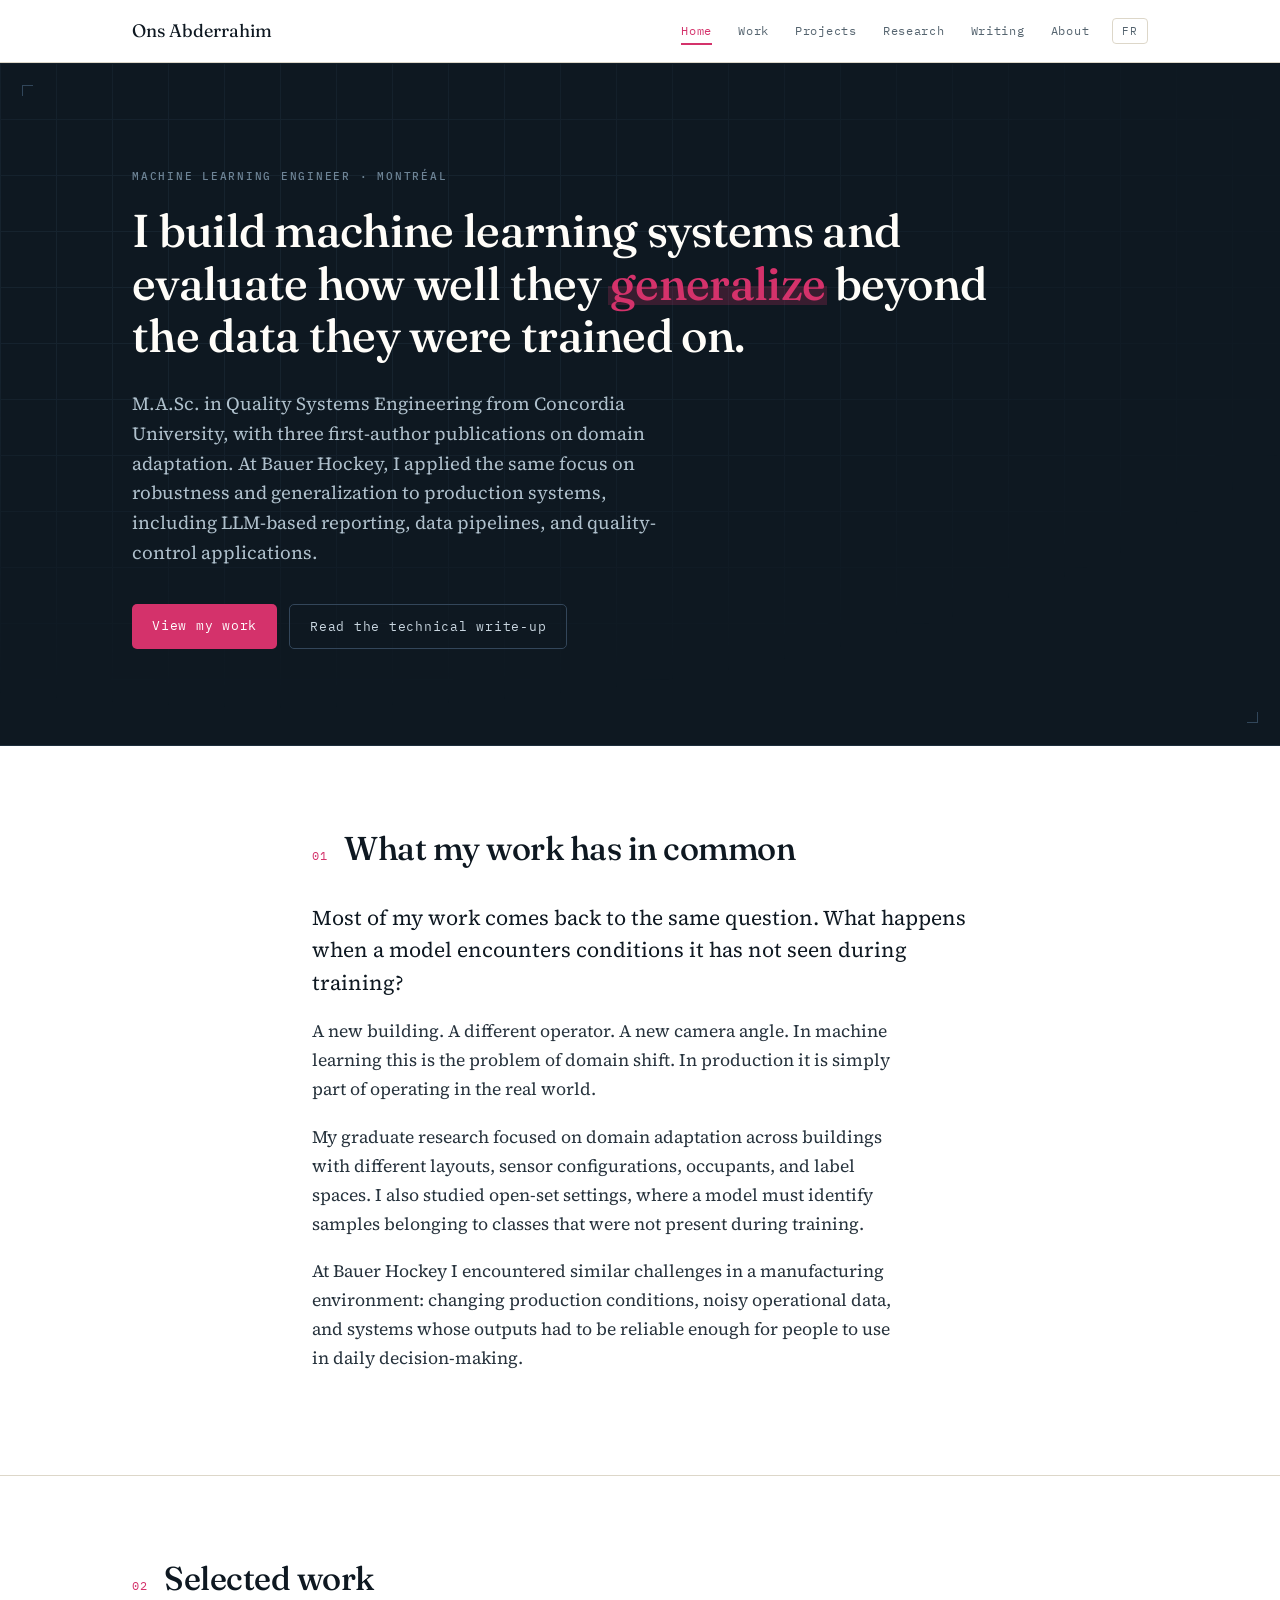
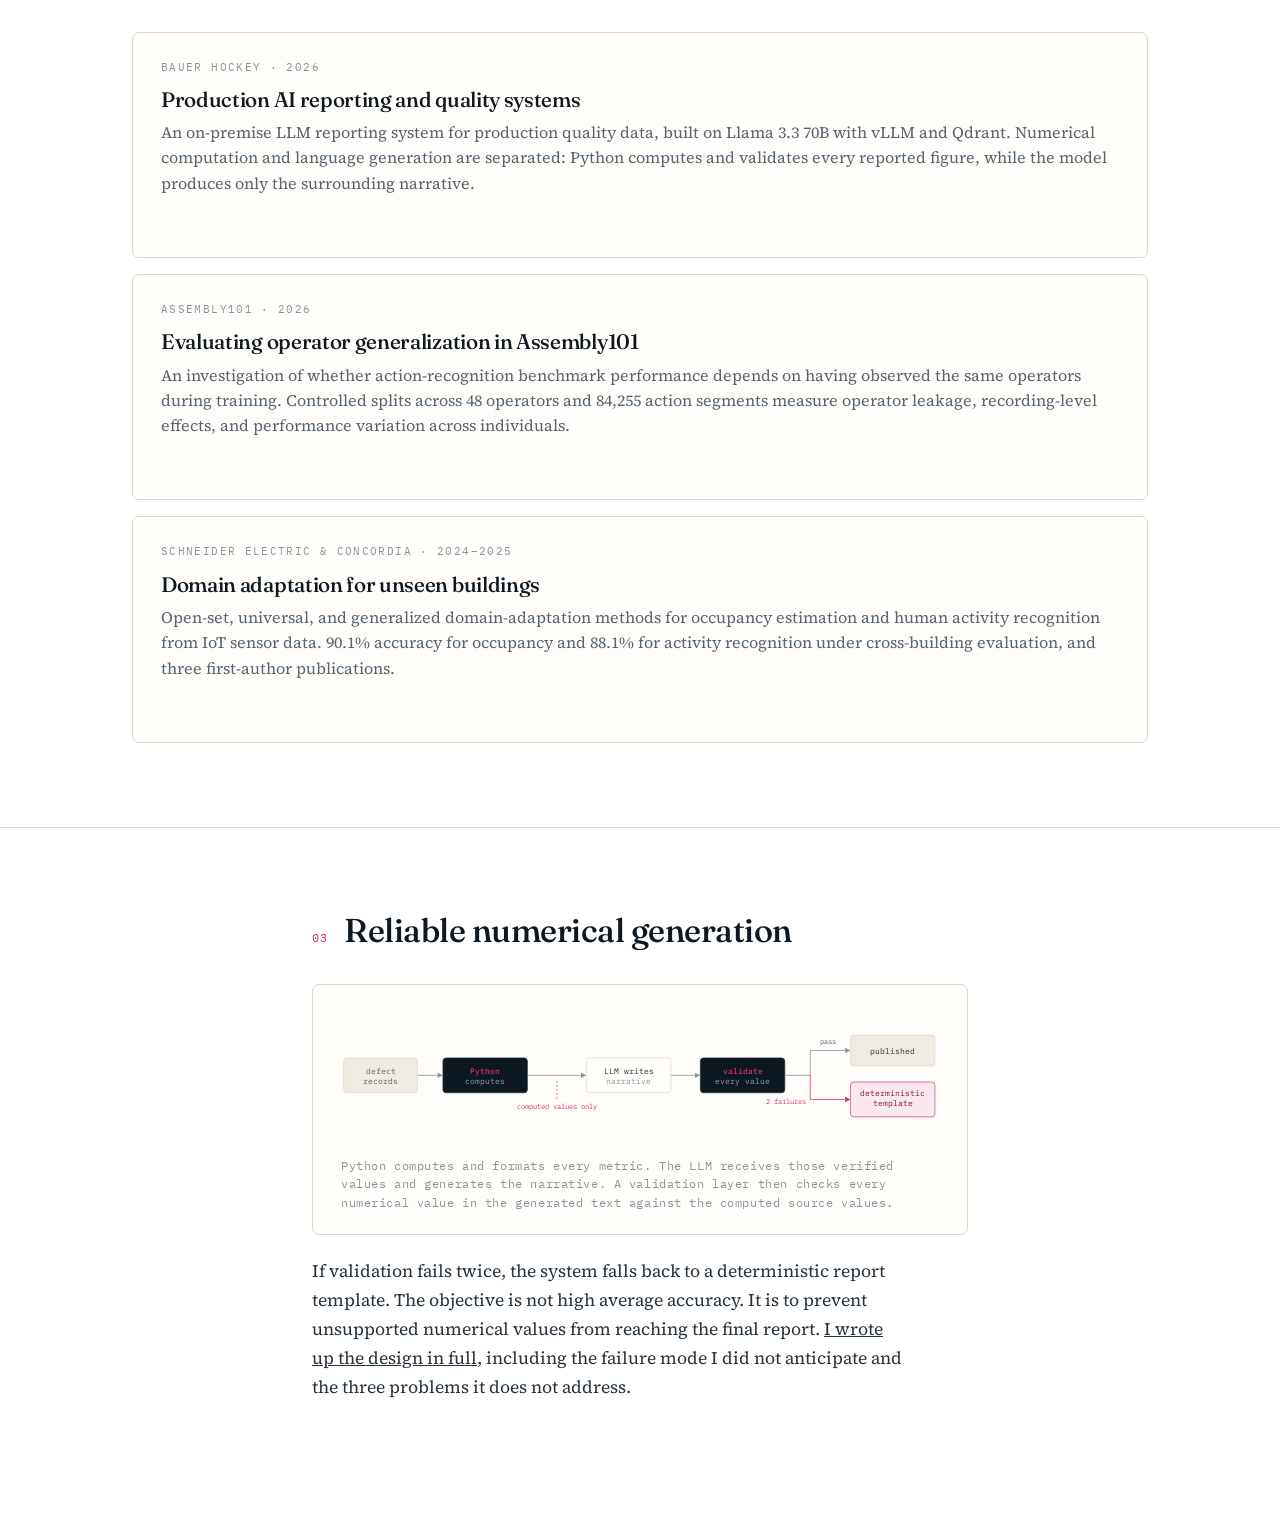
<file: index.html>
<!DOCTYPE html><html lang="en"><head>
<meta charset="utf-8"><meta name="viewport" content="width=device-width,initial-scale=1">
<title>Ons Abderrahim, Machine Learning Engineer</title><meta name="description" content="Machine learning engineer in Montréal. Domain adaptation research, production LLM systems with numerical validation, and evaluation design for computer vision benchmarks.">
<link rel="preconnect" href="https://fonts.googleapis.com"><link rel="preconnect" href="https://fonts.gstatic.com" crossorigin>
<link href="https://fonts.googleapis.com/css2?family=Fraunces:opsz,wght@9..144,400..600&family=IBM+Plex+Mono:wght@400;500&family=Source+Serif+4:opsz,wght@8..60,400;600&display=swap" rel="stylesheet">
<link rel="stylesheet" href="style.css"></head><body>
<header class="head"><div class="wrap">
  <a class="brand" href="index.html">Ons Abderrahim</a>
  <nav class="nav">
    <a href="index.html">Home</a><a href="work.html">Work</a><a href="projects.html">Projects</a><a href="research.html">Research</a>
    <a href="writing.html">Writing</a><a href="about.html">About</a>
    <button id="lang">FR</button>
  </nav>
</div></header>
<section class="hero"><span class="tick tl"></span><span class="tick br"></span><div class="wrap">
  <p class="lab" data-en>Machine Learning Engineer &middot; Montréal</p>
  <p class="lab" data-fr>Ingénieure en apprentissage automatique &middot; Montréal</p>
  <h1 data-en>I build machine learning systems and evaluate how well they <span class="sw">generalize</span> beyond the data they were trained on.</h1>
  <h1 data-fr>Je conçois des systèmes d'apprentissage automatique et j'évalue leur capacité à <span class="sw">généraliser</span> au-delà de leurs données d'entraînement.</h1>
  <p class="dek" data-en>M.A.Sc. in Quality Systems Engineering from Concordia University, with three first-author publications on domain adaptation. At Bauer Hockey, I applied the same focus on robustness and generalization to production systems, including LLM-based reporting, data pipelines, and quality-control applications.</p>
  <p class="dek" data-fr>M.A.Sc. en ingénierie des systèmes qualité de l'Université Concordia, avec trois publications en première auteure sur l'adaptation de domaine. Chez Bauer Hockey, j'ai appliqué cette même exigence de robustesse à des systèmes de production : reporting par LLM, pipelines de données et applications de contrôle qualité.</p>
  <div class="cta">
    <a class="btn btn-a" href="work.html" data-en>View my work</a><a class="btn btn-a" href="work.html" data-fr>Voir mes travaux</a>
    <a class="btn btn-b" href="writing.html" data-en>Read the technical write-up</a><a class="btn btn-b" href="writing.html" data-fr>Lire l'article technique</a>
  </div>
</div></section>

<main>
<section><div class="wrap narrow">
  <div class="shead"><span class="idx">01</span><h2 data-en>What my work has in common</h2><h2 data-fr>Le fil conducteur de mes travaux</h2></div>
  <p class="lead" data-en>Most of my work comes back to the same question. What happens when a model encounters conditions it has not seen during training?</p>
  <p class="lead" data-fr>La plupart de mes travaux reviennent à la même question. Que se passe-t-il lorsqu'un modèle rencontre des conditions absentes de son entraînement ?</p>
  <p data-en>A new building. A different operator. A new camera angle. In machine learning this is the problem of domain shift. In production it is simply part of operating in the real world.</p>
  <p data-fr>Un autre bâtiment. Un autre opérateur. Un autre angle de caméra. En apprentissage automatique, on parle de décalage de domaine. En production, c'est le quotidien.</p>
  <p data-en>My graduate research focused on domain adaptation across buildings with different layouts, sensor configurations, occupants, and label spaces. I also studied open-set settings, where a model must identify samples belonging to classes that were not present during training.</p>
  <p data-fr>Mes travaux de maîtrise ont porté sur l'adaptation de domaine entre des bâtiments aux configurations, aux capteurs, aux occupants et aux espaces d'étiquettes différents. J'ai également étudié le cas ouvert, où le modèle doit reconnaître les échantillons appartenant à des classes absentes de l'entraînement.</p>
  <p data-en>At Bauer Hockey I encountered similar challenges in a manufacturing environment: changing production conditions, noisy operational data, and systems whose outputs had to be reliable enough for people to use in daily decision-making.</p>
  <p data-fr>Chez Bauer Hockey, j'ai retrouvé les mêmes difficultés en milieu manufacturier : des conditions de production changeantes, des données d'exploitation bruitées, et des sorties devant être assez fiables pour servir aux décisions quotidiennes.</p>
</div></section>

<section><div class="wrap">
  <div class="shead"><span class="idx">02</span><h2 data-en>Selected work</h2><h2 data-fr>Travaux choisis</h2></div>
  <div class="cards">
    <a class="card" href="work.html#bauer">
      <div class="k">Bauer Hockey &middot; 2026</div>
      <h3 data-en>Production AI reporting and quality systems</h3><h3 data-fr>Reporting IA et systèmes qualité en production</h3>
      <p data-en>An on-premise LLM reporting system for production quality data, built on Llama 3.3 70B with vLLM and Qdrant. Numerical computation and language generation are separated: Python computes and validates every reported figure, while the model produces only the surrounding narrative.</p>
      <p data-fr>Un système de reporting par LLM hébergé sur site pour les données qualité d'une ligne de production, bâti sur Llama 3.3 70B avec vLLM et Qdrant. Le calcul et la rédaction sont séparés : Python calcule et valide chaque chiffre publié, le modèle ne rédige que le texte qui les entoure.</p>
      <div class="go" data-en>Read the case study &rarr;</div><div class="go" data-fr>Lire l'étude de cas &rarr;</div>
    </a>
    <a class="card" href="work.html#assembly">
      <div class="k">Assembly101 &middot; 2026</div>
      <h3 data-en>Evaluating operator generalization in Assembly101</h3><h3 data-fr>Généralisation aux opérateurs dans Assembly101</h3>
      <p data-en>An investigation of whether action-recognition benchmark performance depends on having observed the same operators during training. Controlled splits across 48 operators and 84,255 action segments measure operator leakage, recording-level effects, and performance variation across individuals.</p>
      <p data-fr>Une étude visant à déterminer si la performance d'un benchmark de reconnaissance d'actions dépend du fait d'avoir déjà observé les mêmes opérateurs à l'entraînement. Des découpages contrôlés sur 48 opérateurs et 84 255 segments mesurent la fuite par opérateur, l'effet de l'enregistrement et la variation entre individus.</p>
      <div class="go" data-en>Read the case study &rarr;</div><div class="go" data-fr>Lire l'étude de cas &rarr;</div>
    </a>
    <a class="card" href="work.html#schneider">
      <div class="k">Schneider Electric &amp; Concordia &middot; 2024&ndash;2025</div>
      <h3 data-en>Domain adaptation for unseen buildings</h3><h3 data-fr>Adaptation de domaine pour des bâtiments inconnus</h3>
      <p data-en>Open-set, universal, and generalized domain-adaptation methods for occupancy estimation and human activity recognition from IoT sensor data. 90.1% accuracy for occupancy and 88.1% for activity recognition under cross-building evaluation, and three first-author publications.</p>
      <p data-fr>Méthodes d'adaptation de domaine ouverte, universelle et généralisée pour l'estimation d'occupation et la reconnaissance d'activités à partir de données de capteurs IoT. 90,1 % en occupation et 88,1 % en reconnaissance d'activités en évaluation inter-bâtiments, et trois publications en première auteure.</p>
      <div class="go" data-en>Read the case study &rarr;</div><div class="go" data-fr>Lire l'étude de cas &rarr;</div>
    </a>
  </div>
</div></section>

<section><div class="wrap narrow">
  <div class="shead"><span class="idx">03</span><h2 data-en>Reliable numerical generation</h2><h2 data-fr>Génération numérique fiable</h2></div>
  <figure class="fig">
<svg viewBox="0 0 892 172" xmlns="http://www.w3.org/2000/svg" role="img" aria-label="Numerical computation separated from language generation, with a validation layer">
  <g font-family="IBM Plex Mono, monospace" font-size="11.5">

    <rect x="4" y="64" width="110" height="52" rx="5" fill="#EFEBE2" stroke="#DDD7C9"/>
    <text x="59" y="88" text-anchor="middle" fill="#55646F">defect</text>
    <text x="59" y="103" text-anchor="middle" fill="#55646F">records</text>

    <rect x="152" y="64" width="126" height="52" rx="5" fill="#0E1821" stroke="#1E2E3C"/>
    <text x="215" y="88" text-anchor="middle" fill="#D4326B" font-weight="500">Python</text>
    <text x="215" y="103" text-anchor="middle" fill="#8FA3B2">computes</text>

    <rect x="366" y="64" width="126" height="52" rx="5" fill="#FFFDF9" stroke="#DDD7C9"/>
    <text x="429" y="88" text-anchor="middle" fill="#26323C">LLM writes</text>
    <text x="429" y="103" text-anchor="middle" fill="#8A949D">narrative</text>

    <rect x="536" y="64" width="126" height="52" rx="5" fill="#0E1821" stroke="#1E2E3C"/>
    <text x="599" y="88" text-anchor="middle" fill="#D4326B" font-weight="500">validate</text>
    <text x="599" y="103" text-anchor="middle" fill="#8FA3B2">every value</text>

    <rect x="760" y="30" width="126" height="46" rx="5" fill="#EFEBE2" stroke="#DDD7C9"/>
    <text x="823" y="58" text-anchor="middle" fill="#26323C">published</text>

    <rect x="760" y="100" width="126" height="52" rx="5" fill="#FBE7EF" stroke="#D4326B"/>
    <text x="823" y="121" text-anchor="middle" fill="#7A1739">deterministic</text>
    <text x="823" y="136" text-anchor="middle" fill="#7A1739">template</text>

    <g class="draw" fill="none" stroke-width="1.2">
      <path d="M114 90 H144" stroke="#8A949D"/>
      <path d="M278 90 H358" stroke="#8A949D"/>
      <path d="M492 90 H528" stroke="#8A949D"/>
      <path d="M662 90 H700" stroke="#8A949D"/>
      <path d="M700 90 V53 H752" stroke="#8A949D"/>
      <path d="M700 90 V126 H752" stroke="#D4326B"/>
    </g>

    <g class="fade">
      <path d="M144 86 L152 90 L144 94 Z" fill="#8A949D"/>
      <path d="M358 86 L366 90 L358 94 Z" fill="#8A949D"/>
      <path d="M528 86 L536 90 L528 94 Z" fill="#8A949D"/>
      <path d="M752 49 L760 53 L752 57 Z" fill="#8A949D"/>
      <path d="M752 122 L760 126 L752 130 Z" fill="#D4326B"/>

      <text x="726" y="44" text-anchor="middle" fill="#55646F" font-size="10.5">pass</text>
      <text x="694" y="133" text-anchor="end" fill="#D4326B" font-size="10.5">2 failures</text>

      <path d="M322 98 V126" stroke="#D4326B" stroke-width="1" fill="none" stroke-dasharray="3 3"/>
      <text x="322" y="140" text-anchor="middle" fill="#D4326B" font-size="10.5">computed values only</text>
    </g>

  </g>
</svg>
<figcaption data-en>Python computes and formats every metric. The LLM receives those verified values and generates the narrative. A validation layer then checks every numerical value in the generated text against the computed source values.</figcaption>
<figcaption data-fr>Python calcule et met en forme chaque indicateur. Le LLM reçoit ces valeurs validées et rédige le texte. Une couche de validation compare ensuite chaque valeur numérique du texte généré aux valeurs calculées.</figcaption>
</figure>
  <p data-en>If validation fails twice, the system falls back to a deterministic report template. The objective is not high average accuracy. It is to prevent unsupported numerical values from reaching the final report. <a href="writing.html">I wrote up the design in full</a>, including the failure mode I did not anticipate and the three problems it does not address.</p>
  <p data-fr>Après deux échecs de validation, le système bascule sur un gabarit de rapport déterministe. L'objectif n'est pas une exactitude moyenne élevée, mais d'empêcher toute valeur non fondée d'atteindre le rapport final. <a href="writing.html">J'ai détaillé cette conception</a>, y compris le mode de défaillance que je n'avais pas anticipé et les trois problèmes qu'elle ne règle pas.</p>
</div></section>
</main>
<script src="app.js"></script></body></html>
</file>
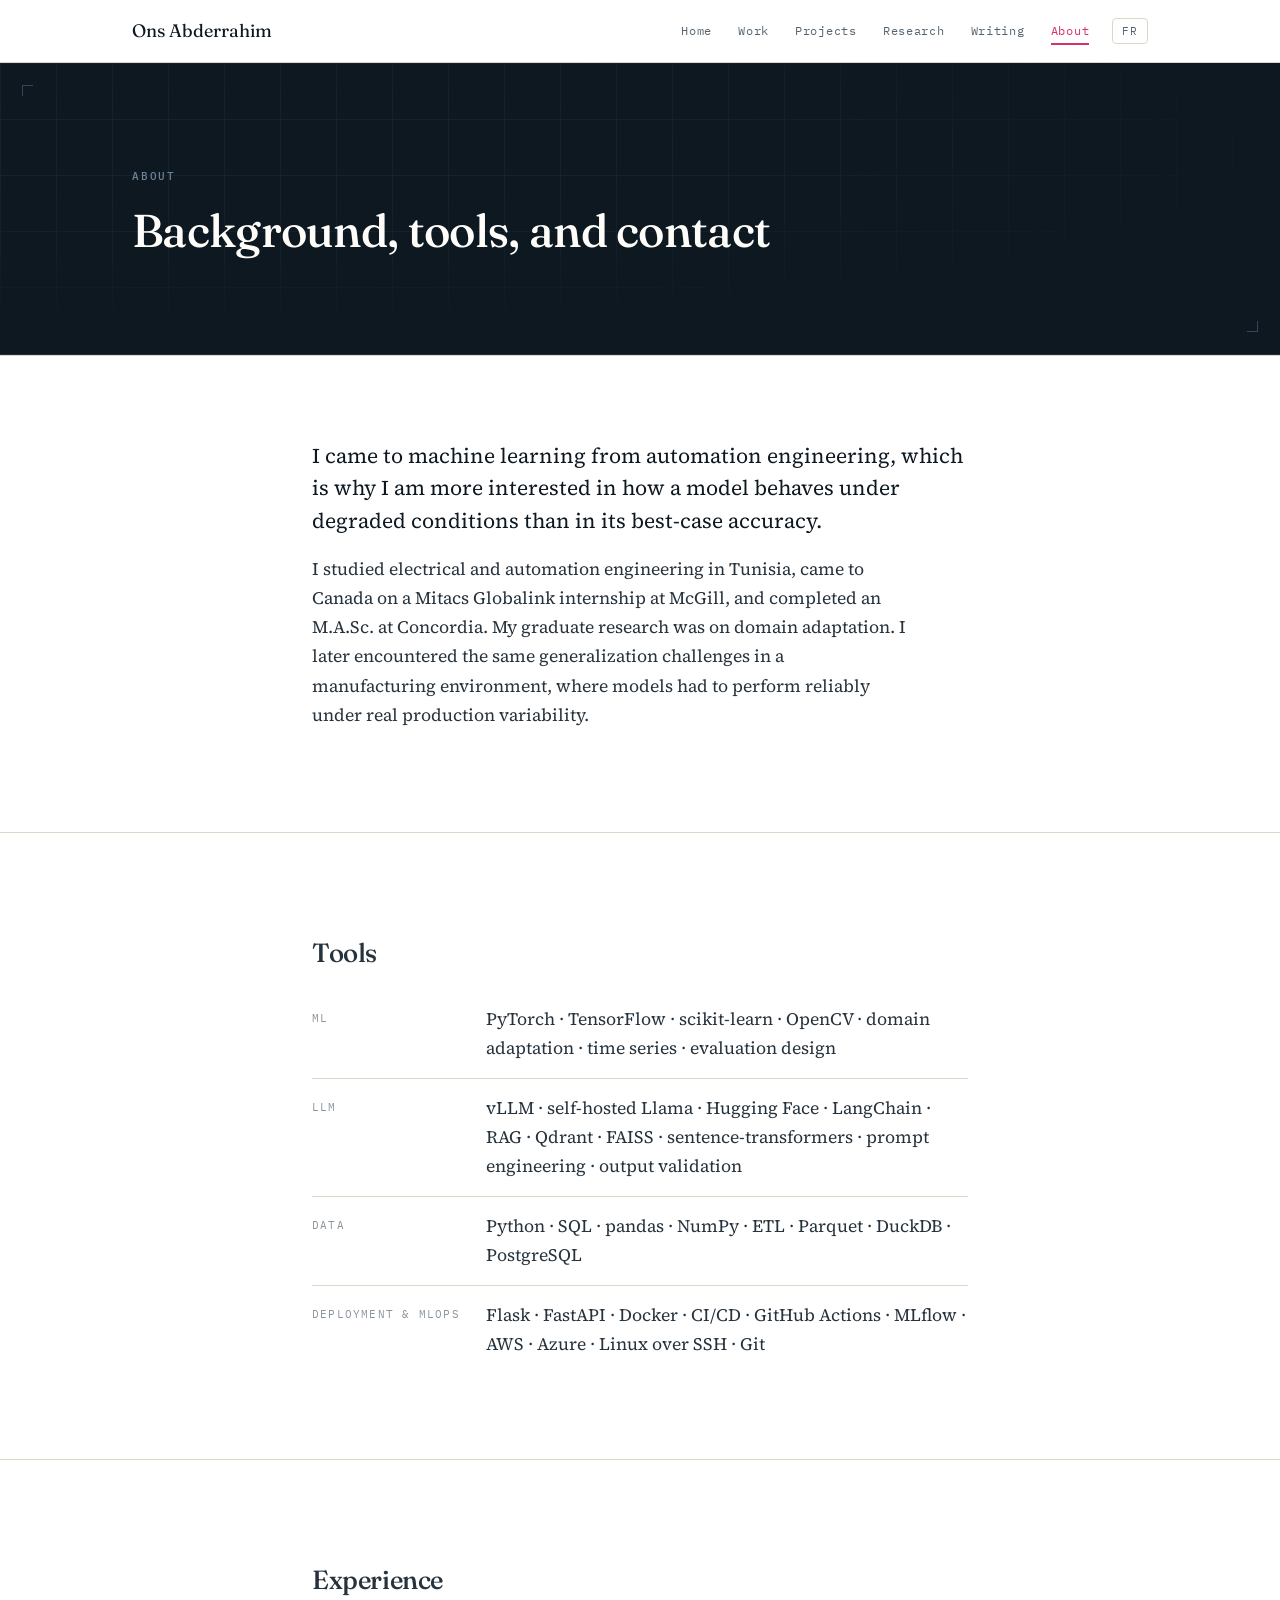
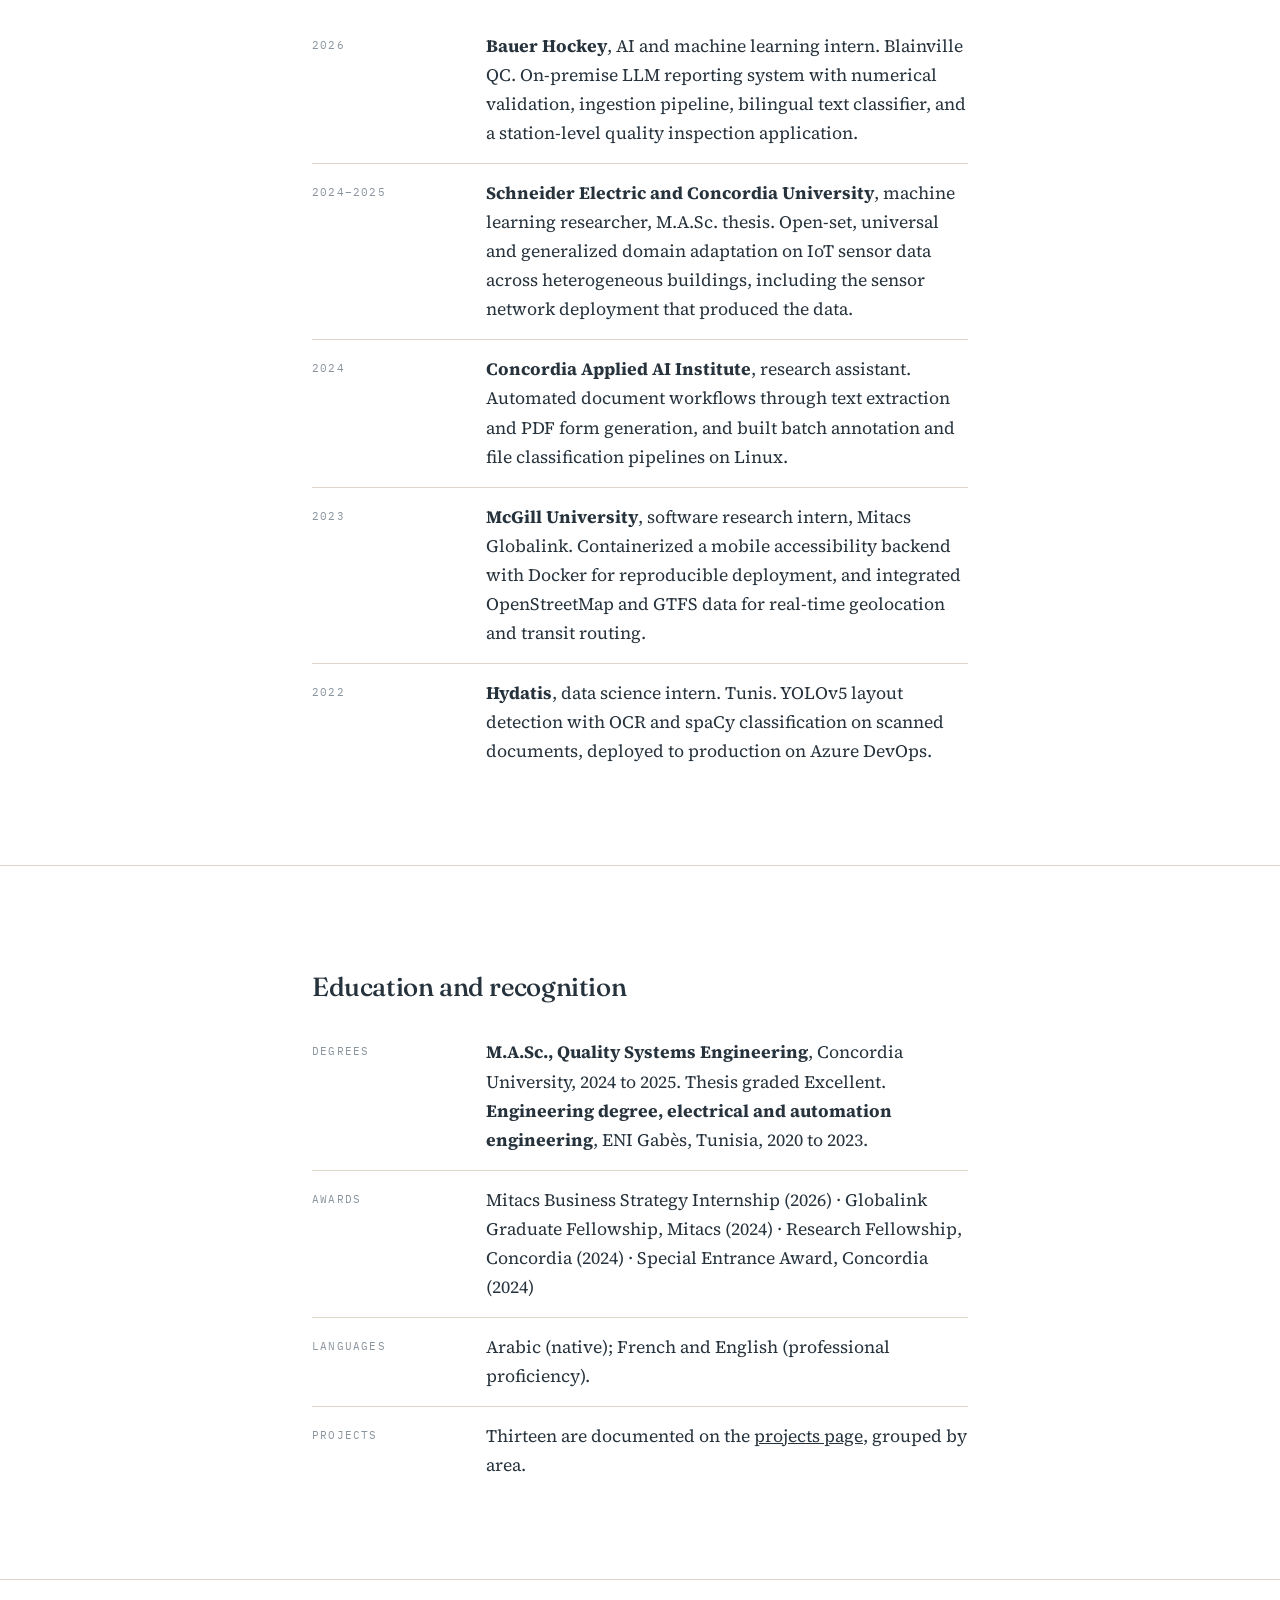
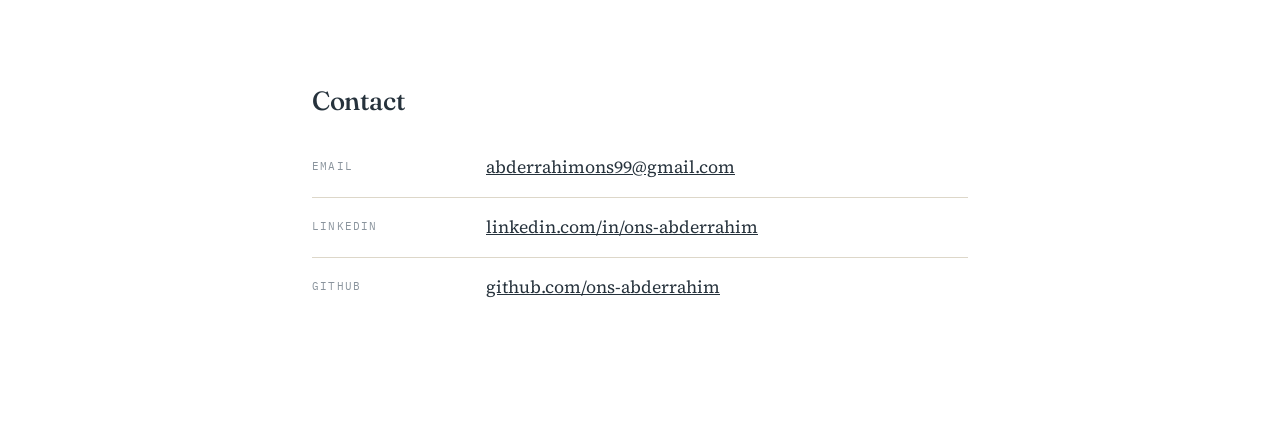
<file: about.html>
<!DOCTYPE html>
<html lang="en">
<head>
<meta charset="utf-8">
<meta name="viewport" content="width=device-width,initial-scale=1">
<title>About | Ons Abderrahim</title>
<meta name="description" content="Background, tools, education and contact.">
<link rel="preconnect" href="https://fonts.googleapis.com"><link rel="preconnect" href="https://fonts.gstatic.com" crossorigin>
<link href="https://fonts.googleapis.com/css2?family=Fraunces:opsz,wght@9..144,400..600&family=IBM+Plex+Mono:wght@400;500&family=Source+Serif+4:opsz,wght@8..60,400;600&display=swap" rel="stylesheet">
<link rel="stylesheet" href="style.css"></head><body>
<header class="head"><div class="wrap">
  <a class="brand" href="index.html">Ons Abderrahim</a>
  <nav class="nav">
    <a href="index.html">Home</a><a href="work.html">Work</a><a href="projects.html">Projects</a><a href="research.html">Research</a>
    <a href="writing.html">Writing</a><a href="about.html">About</a>
    <button id="lang">FR</button>
  </nav>
</div></header>

<main>
<section class="hero"><span class="tick tl"></span><span class="tick br"></span><div class="wrap">
  <p class="lab" data-en>About</p><p class="lab" data-fr>À propos</p>
  <h1 data-en>Background, tools, and contact</h1>
  <h1 data-fr>Parcours, outils et contact</h1>
</div></section>

<section><div class="wrap narrow">
  <p class="lead" data-en>I came to machine learning from automation engineering, which is why I am more interested in how a model behaves under degraded conditions than in its best-case accuracy.</p>
  <p class="lead" data-fr>Je suis venue à l'apprentissage automatique par le génie de l'automatisation, ce qui explique mon intérêt pour le comportement d'un modèle en conditions dégradées plutôt que pour sa meilleure exactitude.</p>
  <p data-en>I studied electrical and automation engineering in Tunisia, came to Canada on a Mitacs Globalink internship at McGill, and completed an M.A.Sc. at Concordia. My graduate research was on domain adaptation. I later encountered the same generalization challenges in a manufacturing environment, where models had to perform reliably under real production variability.</p>
  <p data-fr>J'ai étudié le génie électrique et automatique en Tunisie, je suis venue au Canada dans le cadre d'un stage Mitacs Globalink à McGill, puis j'ai complété une M.A.Sc. à Concordia. Mes travaux de maîtrise portaient sur l'adaptation de domaine. J'ai ensuite retrouvé les mêmes enjeux de généralisation en milieu manufacturier, où les modèles devaient rester fiables face à la variabilité réelle de la production.</p>
</div></section>

<section><div class="wrap narrow">
  <h2 data-en>Tools</h2><h2 data-fr>Outils</h2>
  <div class="row"><div class="k">ML</div><div class="v">PyTorch · TensorFlow · scikit-learn · OpenCV · domain adaptation · time series · evaluation design</div></div>
  <div class="row"><div class="k">LLM</div><div class="v">vLLM · self-hosted Llama · Hugging Face · LangChain · RAG · Qdrant · FAISS · sentence-transformers · prompt engineering · output validation</div></div>
  <div class="row"><div class="k" data-en>Data</div><div class="k" data-fr>Données</div><div class="v">Python · SQL · pandas · NumPy · ETL · Parquet · DuckDB · PostgreSQL</div></div>
  <div class="row"><div class="k" data-en>Deployment &amp; MLOps</div><div class="k" data-fr>Déploiement et MLOps</div><div class="v">Flask · FastAPI · Docker · CI/CD · GitHub Actions · MLflow · AWS · Azure · Linux over SSH · Git</div></div>
</div></section>

<section><div class="wrap narrow">
  <h2 data-en>Experience</h2><h2 data-fr>Expérience</h2>
  <div class="row"><div class="k">2026</div><div class="v">
    <p data-en><strong>Bauer Hockey</strong>, AI and machine learning intern. Blainville QC. On-premise LLM reporting system with numerical validation, ingestion pipeline, bilingual text classifier, and a station-level quality inspection application.</p>
    <p data-fr><strong>Bauer Hockey</strong>, stagiaire IA et apprentissage automatique. Blainville QC. Système de reporting par LLM hébergé sur site avec validation numérique, pipeline d'ingestion, classifieur de texte bilingue et application d'inspection qualité au poste de travail.</p></div></div>
  <div class="row"><div class="k">2024&ndash;2025</div><div class="v">
    <p data-en><strong>Schneider Electric and Concordia University</strong>, machine learning researcher, M.A.Sc. thesis. Open-set, universal and generalized domain adaptation on IoT sensor data across heterogeneous buildings, including the sensor network deployment that produced the data.</p>
    <p data-fr><strong>Schneider Electric et Université Concordia</strong>, chercheuse en apprentissage automatique, mémoire de M.A.Sc. Adaptation de domaine ouverte, universelle et généralisée sur données de capteurs IoT dans des bâtiments hétérogènes, y compris le déploiement du réseau de capteurs à l'origine de ces données.</p></div></div>
  <div class="row"><div class="k">2024</div><div class="v">
    <p data-en><strong>Concordia Applied AI Institute</strong>, research assistant. Automated document workflows through text extraction and PDF form generation, and built batch annotation and file classification pipelines on Linux.</p>
    <p data-fr><strong>Concordia Applied AI Institute</strong>, assistante de recherche. Automatisation de flux documentaires par extraction de texte et génération de formulaires PDF, et conception de pipelines d'annotation par lots et de classification de fichiers sous Linux.</p></div></div>
  <div class="row"><div class="k">2023</div><div class="v">
    <p data-en><strong>McGill University</strong>, software research intern, Mitacs Globalink. Containerized a mobile accessibility backend with Docker for reproducible deployment, and integrated OpenStreetMap and GTFS data for real-time geolocation and transit routing.</p>
    <p data-fr><strong>Université McGill</strong>, stagiaire de recherche logicielle, Mitacs Globalink. Conteneurisation d'un backend d'application mobile d'accessibilité avec Docker pour un déploiement reproductible, et intégration des données OpenStreetMap et GTFS pour la géolocalisation et le calcul d'itinéraires en temps réel.</p></div></div>
  <div class="row"><div class="k">2022</div><div class="v">
    <p data-en><strong>Hydatis</strong>, data science intern. Tunis. YOLOv5 layout detection with OCR and spaCy classification on scanned documents, deployed to production on Azure DevOps.</p>
    <p data-fr><strong>Hydatis</strong>, stagiaire en science des données. Tunis. Détection de mise en page par YOLOv5 avec OCR et classification spaCy sur documents numérisés, mise en production sur Azure DevOps.</p></div></div>
</div></section>

<section><div class="wrap narrow">
  <h2 data-en>Education and recognition</h2><h2 data-fr>Formation et distinctions</h2>
  <div class="row"><div class="k" data-en>Degrees</div><div class="k" data-fr>Diplômes</div><div class="v">
    <p data-en><strong>M.A.Sc., Quality Systems Engineering</strong>, Concordia University, 2024 to 2025. Thesis graded Excellent.<br><strong>Engineering degree, electrical and automation engineering</strong>, ENI Gabès, Tunisia, 2020 to 2023.</p>
    <p data-fr><strong>M.A.Sc., ingénierie des systèmes qualité</strong>, Université Concordia, 2024 à 2025. Mémoire classé Excellent.<br><strong>Diplôme d'ingénieur, génie électrique et automatique</strong>, ENI Gabès, Tunisie, 2020 à 2023.</p></div></div>
  <div class="row"><div class="k" data-en>Awards</div><div class="k" data-fr>Distinctions</div><div class="v">
    <p data-en>Mitacs Business Strategy Internship (2026) &middot; Globalink Graduate Fellowship, Mitacs (2024) &middot; Research Fellowship, Concordia (2024) &middot; Special Entrance Award, Concordia (2024)</p>
    <p data-fr>Stage Mitacs en stratégie d'affaires (2026) &middot; Bourse Globalink Graduate Fellowship, Mitacs (2024) &middot; Bourse de recherche, Concordia (2024) &middot; Bourse d'excellence à l'entrée, Concordia (2024)</p></div></div>
  <div class="row"><div class="k" data-en>Languages</div><div class="k" data-fr>Langues</div><div class="v">
    <p data-en>Arabic (native); French and English (professional proficiency).</p>
    <p data-fr>Arabe (langue maternelle) ; français et anglais (maîtrise professionnelle).</p></div></div>
  <div class="row"><div class="k" data-en>Projects</div><div class="k" data-fr>Projets</div><div class="v">
    <p data-en>Thirteen are documented on the <a href="projects.html">projects page</a>, grouped by area.</p>
    <p data-fr>Treize sont documentés sur la <a href="projects.html">page projets</a>, regroupés par domaine.</p></div></div>
</div></section>

<section><div class="wrap narrow">
  <h2 data-en>Contact</h2><h2 data-fr>Contact</h2>
  <div class="row"><div class="k" data-en>Email</div><div class="k" data-fr>Courriel</div><div class="v"><a href="mailto:abderrahimons99@gmail.com">abderrahimons99@gmail.com</a></div></div>
  <div class="row"><div class="k">LinkedIn</div><div class="v"><a href="https://www.linkedin.com/in/ons-abderrahim/" target="_blank" rel="noopener">linkedin.com/in/ons-abderrahim</a></div></div>
  <div class="row"><div class="k">GitHub</div><div class="v"><a href="https://github.com/ons-abderrahim" target="_blank" rel="noopener">github.com/ons-abderrahim</a></div></div>
</div></section>
</main>
<script src="app.js"></script></body></html>
</file>
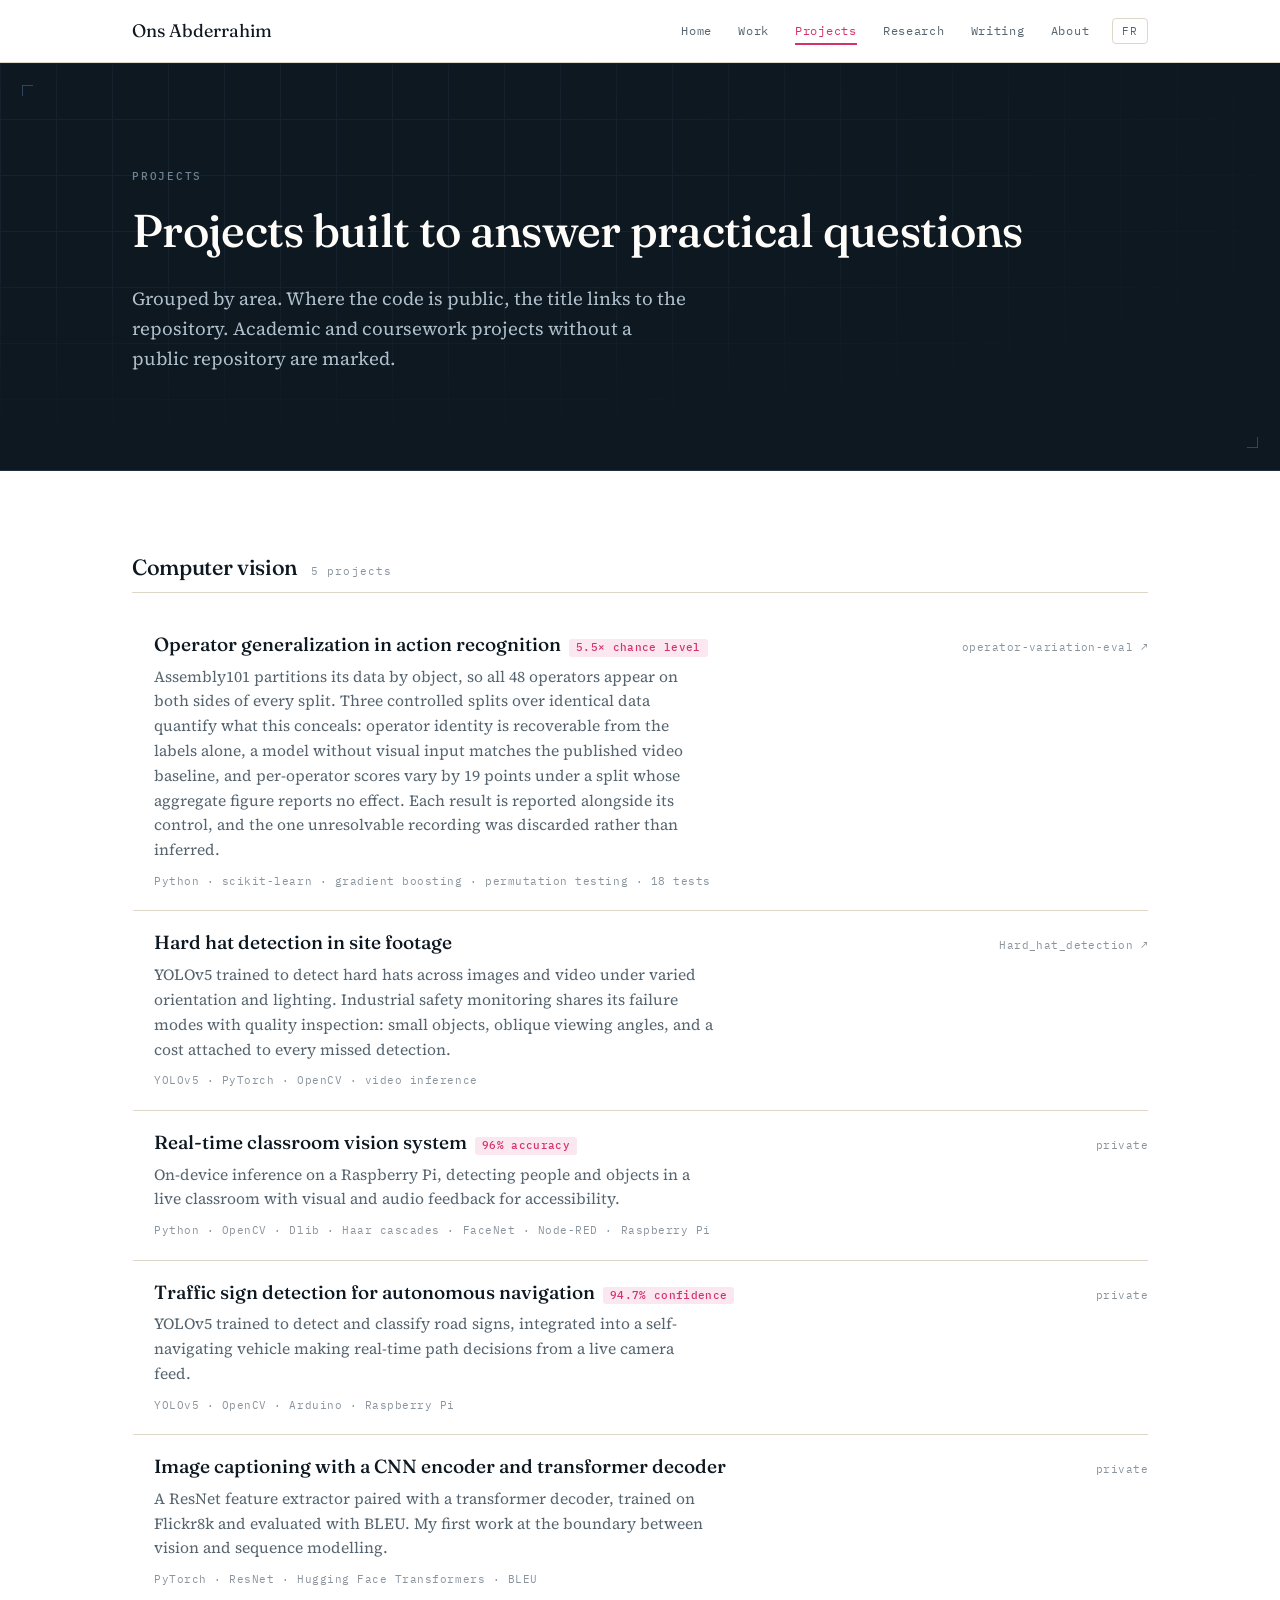
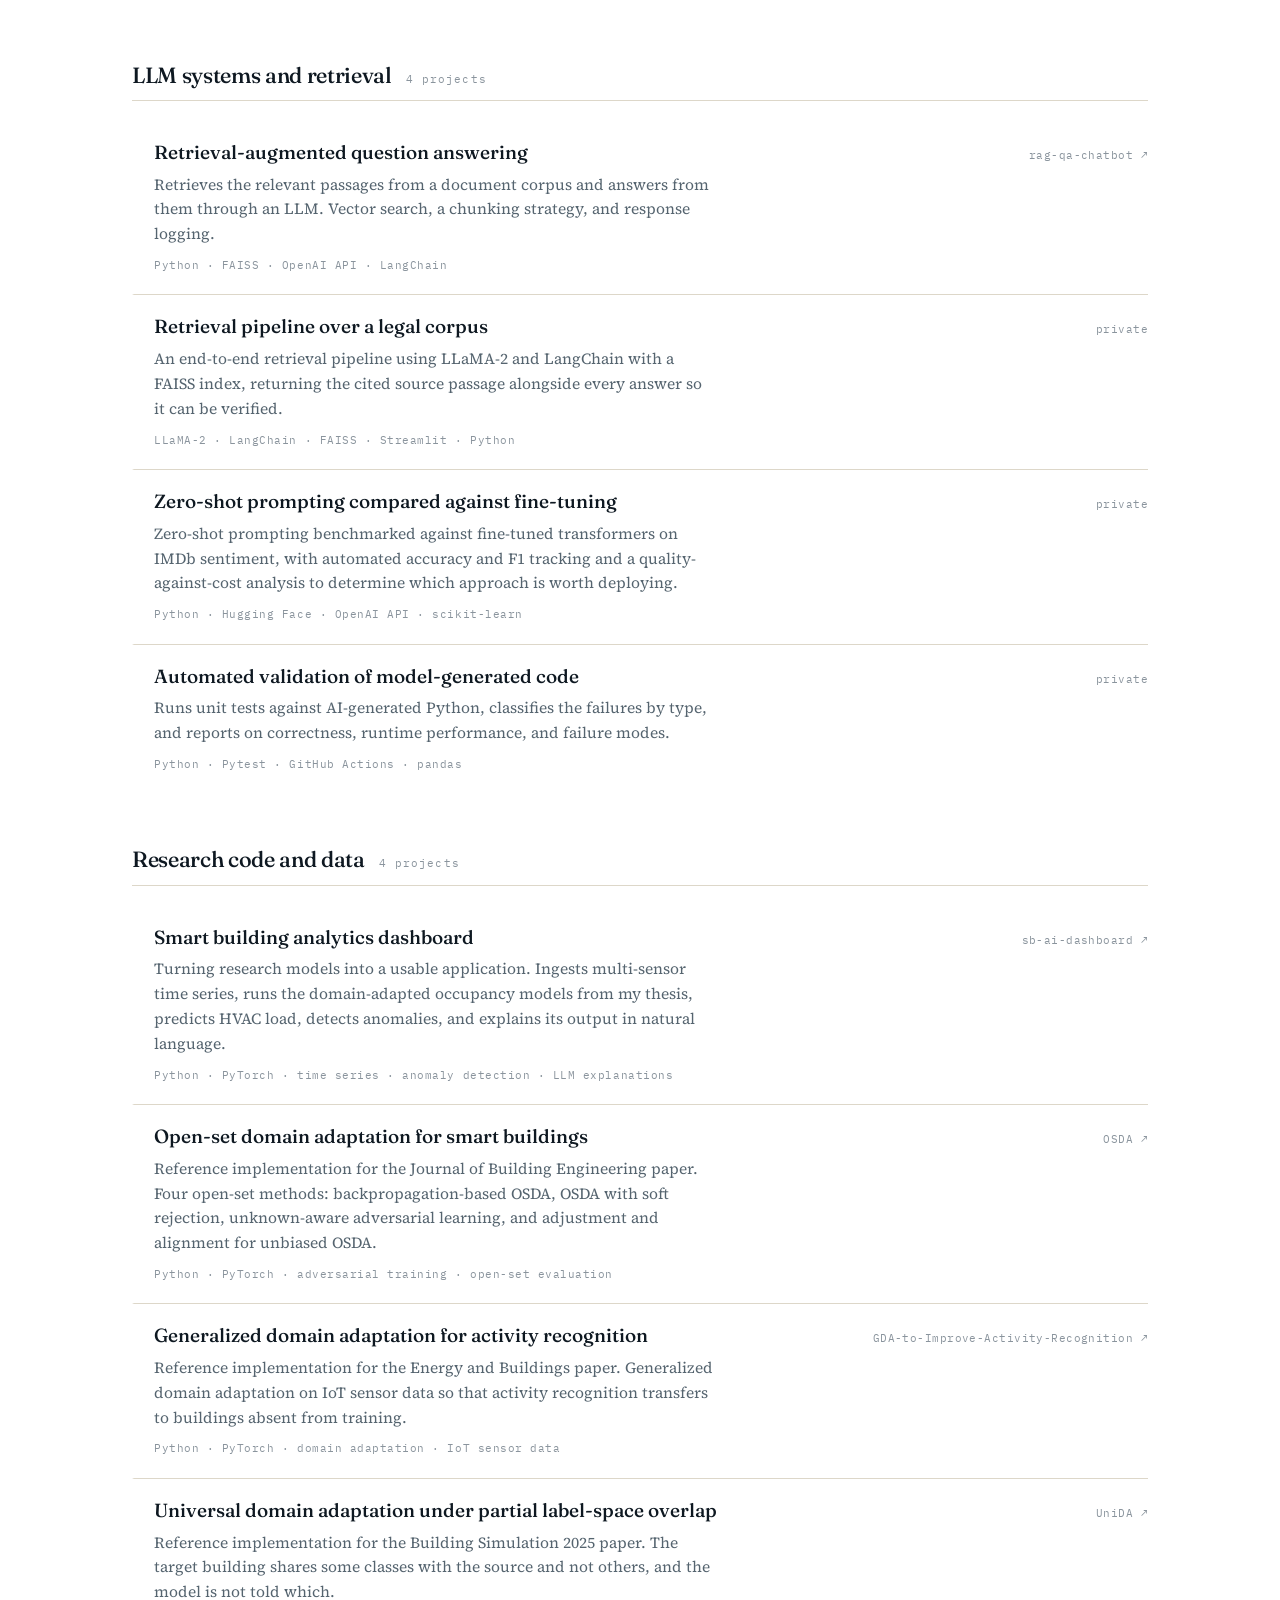
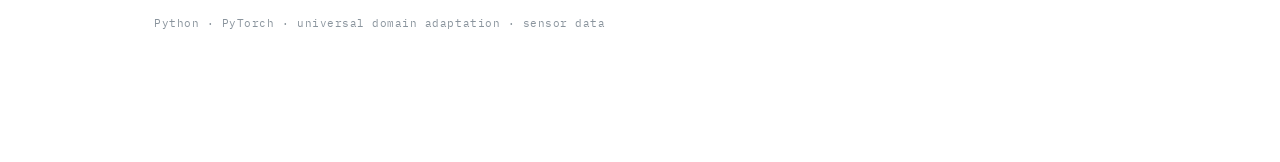
<file: projects.html>
<!DOCTYPE html><html lang="en"><head>
<meta charset="utf-8"><meta name="viewport" content="width=device-width,initial-scale=1">
<title>Projects | Ons Abderrahim</title><meta name="description" content="Computer vision, LLM systems and research code. Benchmark evaluation, YOLOv5 detection, retrieval pipelines, domain adaptation implementations.">
<link rel="preconnect" href="https://fonts.googleapis.com"><link rel="preconnect" href="https://fonts.gstatic.com" crossorigin>
<link href="https://fonts.googleapis.com/css2?family=Fraunces:opsz,wght@9..144,400..600&family=IBM+Plex+Mono:wght@400;500&family=Source+Serif+4:opsz,wght@8..60,400;600&display=swap" rel="stylesheet">
<link rel="stylesheet" href="style.css"></head><body>
<header class="head"><div class="wrap">
  <a class="brand" href="index.html">Ons Abderrahim</a>
  <nav class="nav">
    <a href="index.html">Home</a><a href="work.html">Work</a><a href="projects.html">Projects</a>
    <a href="research.html">Research</a><a href="writing.html">Writing</a><a href="about.html">About</a>
    <button id="lang">FR</button>
  </nav>
</div></header>
<section class="hero"><span class="tick tl"></span><span class="tick br"></span><div class="wrap">
  <p class="lab" data-en>Projects</p><p class="lab" data-fr>Projets</p>
  <h1 data-en>Projects built to answer practical questions</h1>
  <h1 data-fr>Des projets menés pour répondre à des questions concrètes</h1>
  <p class="dek" data-en>Grouped by area. Where the code is public, the title links to the repository. Academic and coursework projects without a public repository are marked.</p>
  <p class="dek" data-fr>Regroupés par domaine. Lorsque le code est public, le titre mène au dépôt. Les projets académiques ou de cours sans dépôt public sont signalés.</p>
</div></section>
<main>
<section><div class="wrap">

<div class="grp"><div class="gh">
  <h3 data-en>Computer vision</h3><h3 data-fr>Vision par ordinateur</h3>
  <span class="c" data-en>5 projects</span><span class="c" data-fr>5 projets</span></div>
  <div class="plist"><a class="proj" href="https://github.com/ons-abderrahim/operator-variation-eval" target="_blank" rel="noopener">
  <div class="ph"><h4 data-en>Operator generalization in action recognition<span class="metric">5.5&times; chance level</span></h4><h4 data-fr>Généralisation aux opérateurs en reconnaissance d'actions<span class="metric">5,5&times; le hasard</span></h4><span class="repo">operator-variation-eval &nearr;</span></div>
  <p data-en>Assembly101 partitions its data by object, so all 48 operators appear on both sides of every split. Three controlled splits over identical data quantify what this conceals: operator identity is recoverable from the labels alone, a model without visual input matches the published video baseline, and per-operator scores vary by 19 points under a split whose aggregate figure reports no effect. Each result is reported alongside its control, and the one unresolvable recording was discarded rather than inferred.</p><p data-fr>Assembly101 partitionne ses données par objet : les 48 opérateurs apparaissent donc des deux côtés de chaque découpage. Trois découpages contrôlés sur des données identiques quantifient ce que cela masque : l'identité de l'opérateur se retrouve à partir des seules étiquettes, un modèle sans entrée visuelle égale la référence vidéo publiée, et les scores individuels varient de 19 points sous un découpage dont le chiffre global ne rapporte aucun effet. Chaque résultat est accompagné de son contrôle, et le seul enregistrement indécidable a été écarté plutôt qu'inféré.</p>
  <div class="tags">Python · scikit-learn · gradient boosting · permutation testing · 18 tests</div></a><a class="proj" href="https://github.com/ons-abderrahim/Hard_hat_detection" target="_blank" rel="noopener">
  <div class="ph"><h4 data-en>Hard hat detection in site footage</h4><h4 data-fr>Détection de casques sur des images de chantier</h4><span class="repo">Hard_hat_detection &nearr;</span></div>
  <p data-en>YOLOv5 trained to detect hard hats across images and video under varied orientation and lighting. Industrial safety monitoring shares its failure modes with quality inspection: small objects, oblique viewing angles, and a cost attached to every missed detection.</p><p data-fr>YOLOv5 entraîné à détecter les casques sur images et vidéo, sous des orientations et des éclairages variés. La surveillance de la sécurité industrielle partage ses modes de défaillance avec l'inspection qualité : petits objets, angles de vue obliques, et un coût attaché à chaque détection manquée.</p>
  <div class="tags">YOLOv5 · PyTorch · OpenCV · video inference</div></a><div class="proj">
  <div class="ph"><h4 data-en>Real-time classroom vision system<span class="metric">96% accuracy</span></h4><h4 data-fr>Système de vision en temps réel pour salle de classe<span class="metric">96 % d'exactitude</span></h4><span class="repo">private</span></div>
  <p data-en>On-device inference on a Raspberry Pi, detecting people and objects in a live classroom with visual and audio feedback for accessibility.</p><p data-fr>Inférence embarquée sur Raspberry Pi, détectant personnes et objets dans une salle de classe en direct, avec retour visuel et sonore à des fins d'accessibilité.</p>
  <div class="tags">Python · OpenCV · Dlib · Haar cascades · FaceNet · Node-RED · Raspberry Pi</div></div><div class="proj">
  <div class="ph"><h4 data-en>Traffic sign detection for autonomous navigation<span class="metric">94.7% confidence</span></h4><h4 data-fr>Détection de panneaux pour la navigation autonome<span class="metric">94,7 % de confiance</span></h4><span class="repo">private</span></div>
  <p data-en>YOLOv5 trained to detect and classify road signs, integrated into a self-navigating vehicle making real-time path decisions from a live camera feed.</p><p data-fr>YOLOv5 entraîné à détecter et classer des panneaux routiers, intégré à un véhicule autonome prenant ses décisions de trajectoire en temps réel à partir du flux caméra.</p>
  <div class="tags">YOLOv5 · OpenCV · Arduino · Raspberry Pi</div></div><div class="proj">
  <div class="ph"><h4 data-en>Image captioning with a CNN encoder and transformer decoder</h4><h4 data-fr>Description d'images par encodeur CNN et décodeur transformeur</h4><span class="repo">private</span></div>
  <p data-en>A ResNet feature extractor paired with a transformer decoder, trained on Flickr8k and evaluated with BLEU. My first work at the boundary between vision and sequence modelling.</p><p data-fr>Un extracteur de caractéristiques ResNet couplé à un décodeur transformeur, entraîné sur Flickr8k et évalué au score BLEU. Mon premier travail à la frontière entre vision et modélisation de séquences.</p>
  <div class="tags">PyTorch · ResNet · Hugging Face Transformers · BLEU</div></div></div></div>

<div class="grp"><div class="gh">
  <h3 data-en>LLM systems and retrieval</h3><h3 data-fr>Systèmes LLM et récupération</h3>
  <span class="c" data-en>4 projects</span><span class="c" data-fr>4 projets</span></div>
  <div class="plist"><a class="proj" href="https://github.com/ons-abderrahim/rag-qa-chatbot" target="_blank" rel="noopener">
  <div class="ph"><h4 data-en>Retrieval-augmented question answering</h4><h4 data-fr>Questions-réponses augmentées par récupération</h4><span class="repo">rag-qa-chatbot &nearr;</span></div>
  <p data-en>Retrieves the relevant passages from a document corpus and answers from them through an LLM. Vector search, a chunking strategy, and response logging.</p><p data-fr>Récupère les passages pertinents d'un corpus documentaire et y répond via un LLM. Recherche vectorielle, stratégie de découpage et journalisation des réponses.</p>
  <div class="tags">Python · FAISS · OpenAI API · LangChain</div></a><div class="proj">
  <div class="ph"><h4 data-en>Retrieval pipeline over a legal corpus</h4><h4 data-fr>Pipeline de récupération sur un corpus juridique</h4><span class="repo">private</span></div>
  <p data-en>An end-to-end retrieval pipeline using LLaMA-2 and LangChain with a FAISS index, returning the cited source passage alongside every answer so it can be verified.</p><p data-fr>Un pipeline de récupération complet avec LLaMA-2 et LangChain sur un index FAISS, restituant le passage source cité à côté de chaque réponse afin qu'elle puisse être vérifiée.</p>
  <div class="tags">LLaMA-2 · LangChain · FAISS · Streamlit · Python</div></div><div class="proj">
  <div class="ph"><h4 data-en>Zero-shot prompting compared against fine-tuning</h4><h4 data-fr>Prompting zero-shot comparé à l'affinage</h4><span class="repo">private</span></div>
  <p data-en>Zero-shot prompting benchmarked against fine-tuned transformers on IMDb sentiment, with automated accuracy and F1 tracking and a quality-against-cost analysis to determine which approach is worth deploying.</p><p data-fr>Prompting zero-shot comparé à des transformeurs affinés sur le sentiment IMDb, avec suivi automatisé de l'exactitude et du F1 et une analyse qualité-coût pour déterminer quelle approche mérite d'être déployée.</p>
  <div class="tags">Python · Hugging Face · OpenAI API · scikit-learn</div></div><div class="proj">
  <div class="ph"><h4 data-en>Automated validation of model-generated code</h4><h4 data-fr>Validation automatisée de code généré par modèle</h4><span class="repo">private</span></div>
  <p data-en>Runs unit tests against AI-generated Python, classifies the failures by type, and reports on correctness, runtime performance, and failure modes.</p><p data-fr>Exécute des tests unitaires sur du code Python généré par IA, classe les échecs par type, et rend compte de la justesse, des performances d'exécution et des modes de défaillance.</p>
  <div class="tags">Python · Pytest · GitHub Actions · pandas</div></div></div></div>

<div class="grp"><div class="gh">
  <h3 data-en>Research code and data</h3><h3 data-fr>Code de recherche et données</h3>
  <span class="c" data-en>4 projects</span><span class="c" data-fr>4 projets</span></div>
  <div class="plist"><a class="proj" href="https://github.com/ons-abderrahim/sb-ai-dashboard" target="_blank" rel="noopener">
  <div class="ph"><h4 data-en>Smart building analytics dashboard</h4><h4 data-fr>Tableau de bord analytique pour bâtiments intelligents</h4><span class="repo">sb-ai-dashboard &nearr;</span></div>
  <p data-en>Turning research models into a usable application. Ingests multi-sensor time series, runs the domain-adapted occupancy models from my thesis, predicts HVAC load, detects anomalies, and explains its output in natural language.</p><p data-fr>Transformer des modèles de recherche en une application utilisable. Ingère des séries temporelles multicapteurs, exécute les modèles d'occupation adaptés au domaine issus de mon mémoire, prédit la charge CVC, détecte les anomalies et explique ses sorties en langage naturel.</p>
  <div class="tags">Python · PyTorch · time series · anomaly detection · LLM explanations</div></a><a class="proj" href="https://github.com/ons-abderrahim/OSDA-to--Improve-Occupancy-Estimation-and-Activity-Recognition-in-Smart-Buildings" target="_blank" rel="noopener">
  <div class="ph"><h4 data-en>Open-set domain adaptation for smart buildings</h4><h4 data-fr>Adaptation de domaine ouverte pour bâtiments intelligents</h4><span class="repo">OSDA &nearr;</span></div>
  <p data-en>Reference implementation for the Journal of Building Engineering paper. Four open-set methods: backpropagation-based OSDA, OSDA with soft rejection, unknown-aware adversarial learning, and adjustment and alignment for unbiased OSDA.</p><p data-fr>Implémentation de référence de l'article du Journal of Building Engineering. Quatre méthodes en ensemble ouvert : OSDA par rétropropagation, OSDA à rejet souple, apprentissage adversarial tenant compte de l'inconnu, et ajustement-alignement pour un OSDA non biaisé.</p>
  <div class="tags">Python · PyTorch · adversarial training · open-set evaluation</div></a><a class="proj" href="https://github.com/ons-abderrahim/GDA-to-Improve-Activity-Recognition-in-Smart-Buildings" target="_blank" rel="noopener">
  <div class="ph"><h4 data-en>Generalized domain adaptation for activity recognition</h4><h4 data-fr>Adaptation de domaine généralisée pour la reconnaissance d'activités</h4><span class="repo">GDA-to-Improve-Activity-Recognition &nearr;</span></div>
  <p data-en>Reference implementation for the Energy and Buildings paper. Generalized domain adaptation on IoT sensor data so that activity recognition transfers to buildings absent from training.</p><p data-fr>Implémentation de référence de l'article d'Energy and Buildings. Adaptation de domaine généralisée sur données de capteurs IoT pour que la reconnaissance d'activités se transfère à des bâtiments absents de l'entraînement.</p>
  <div class="tags">Python · PyTorch · domain adaptation · IoT sensor data</div></a><a class="proj" href="https://github.com/ons-abderrahim/UniDA-or-Occupant-Centric-Sensing-Under-Partial-Label-Space-Overlap" target="_blank" rel="noopener">
  <div class="ph"><h4 data-en>Universal domain adaptation under partial label-space overlap</h4><h4 data-fr>Adaptation universelle sous recouvrement partiel des espaces d'étiquettes</h4><span class="repo">UniDA &nearr;</span></div>
  <p data-en>Reference implementation for the Building Simulation 2025 paper. The target building shares some classes with the source and not others, and the model is not told which.</p><p data-fr>Implémentation de référence de l'article Building Simulation 2025. Le bâtiment cible partage certaines classes avec la source et pas d'autres, sans que le modèle sache lesquelles.</p>
  <div class="tags">Python · PyTorch · universal domain adaptation · sensor data</div></a></div></div>

</div></section>
</main><script src="app.js"></script></body></html>
</file>
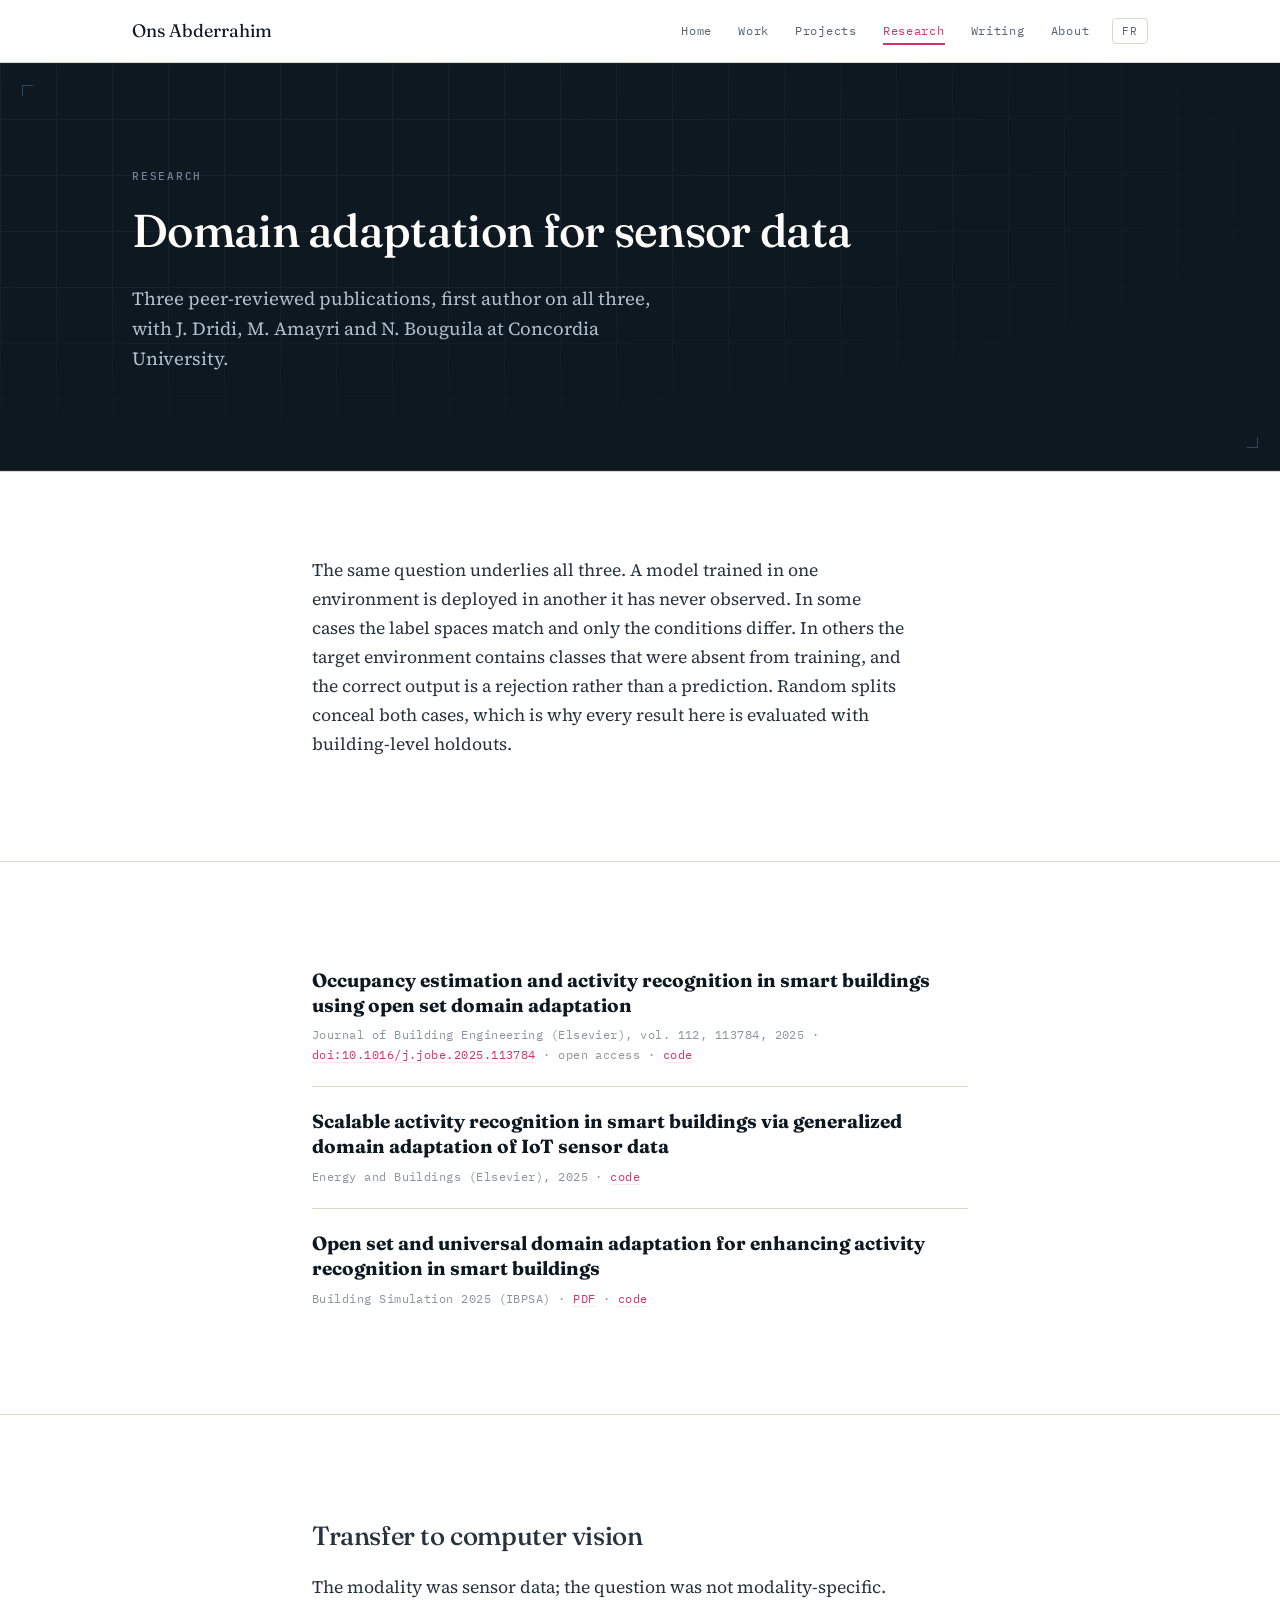
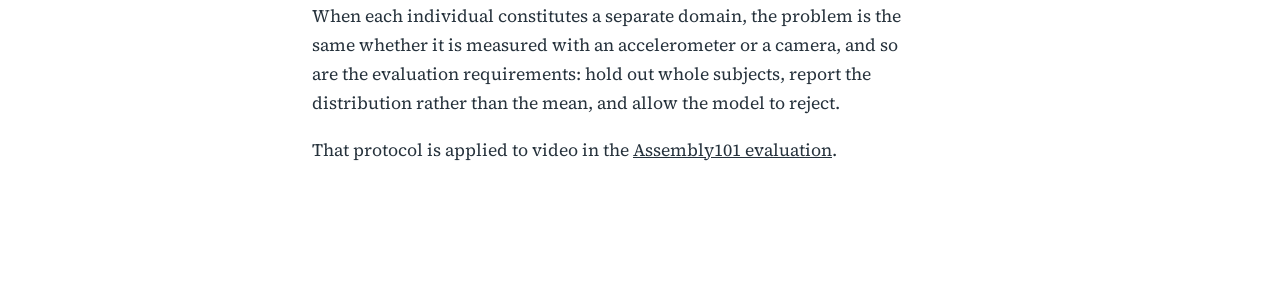
<file: research.html>
<!DOCTYPE html>
<html lang="en">
<head>
<meta charset="utf-8">
<meta name="viewport" content="width=device-width,initial-scale=1">
<title>Research | Ons Abderrahim</title>
<meta name="description" content="Three first-author publications on open-set, universal and generalized domain adaptation for IoT sensor data.">
<link rel="preconnect" href="https://fonts.googleapis.com"><link rel="preconnect" href="https://fonts.gstatic.com" crossorigin>
<link href="https://fonts.googleapis.com/css2?family=Fraunces:opsz,wght@9..144,400..600&family=IBM+Plex+Mono:wght@400;500&family=Source+Serif+4:opsz,wght@8..60,400;600&display=swap" rel="stylesheet">
<link rel="stylesheet" href="style.css"></head><body>
<header class="head"><div class="wrap">
  <a class="brand" href="index.html">Ons Abderrahim</a>
  <nav class="nav">
    <a href="index.html">Home</a><a href="work.html">Work</a><a href="projects.html">Projects</a><a href="research.html">Research</a>
    <a href="writing.html">Writing</a><a href="about.html">About</a>
    <button id="lang">FR</button>
  </nav>
</div></header>

<main>
<section class="hero"><span class="tick tl"></span><span class="tick br"></span><div class="wrap">
  <p class="lab" data-en>Research</p><p class="lab" data-fr>Recherche</p>
  <h1 data-en>Domain adaptation for sensor data</h1>
  <h1 data-fr>Adaptation de domaine pour données de capteurs</h1>
  <p class="dek" data-en>Three peer-reviewed publications, first author on all three, with J. Dridi, M. Amayri and N. Bouguila at Concordia University.</p>
  <p class="dek" data-fr>Trois publications évaluées par les pairs, première auteure des trois, avec J. Dridi, M. Amayri et N. Bouguila à l'Université Concordia.</p>
</div></section>

<section><div class="wrap narrow">
  <p data-en>The same question underlies all three. A model trained in one environment is deployed in another it has never observed. In some cases the label spaces match and only the conditions differ. In others the target environment contains classes that were absent from training, and the correct output is a rejection rather than a prediction. Random splits conceal both cases, which is why every result here is evaluated with building-level holdouts.</p>
  <p data-fr>Une même question sous-tend les trois. Un modèle entraîné dans un environnement est déployé dans un autre qu'il n'a jamais observé. Dans certains cas, les espaces d'étiquettes coïncident et seules les conditions changent. Dans d'autres, l'environnement cible contient des classes absentes de l'entraînement, et la bonne sortie est un rejet plutôt qu'une prédiction. Un découpage aléatoire masque ces deux cas, raison pour laquelle chaque résultat présenté ici est évalué en retenant des bâtiments entiers.</p>
</div></section>

<section><div class="wrap narrow">
  <div class="pub">
    <a class="t" style="display:block" href="https://doi.org/10.1016/j.jobe.2025.113784" target="_blank" rel="noopener"><strong>Occupancy estimation and activity recognition in smart buildings using open set domain adaptation</strong></a>
    <span class="v">Journal of Building Engineering (Elsevier), vol. 112, 113784, 2025 &middot; <a href="https://doi.org/10.1016/j.jobe.2025.113784" target="_blank" rel="noopener">doi:10.1016/j.jobe.2025.113784</a> &middot; open access &middot; <a href="https://github.com/ons-abderrahim/OSDA-to--Improve-Occupancy-Estimation-and-Activity-Recognition-in-Smart-Buildings" target="_blank" rel="noopener">code</a></span>
  </div>
  <div class="pub"><span class="t"><strong>Scalable activity recognition in smart buildings via generalized domain adaptation of IoT sensor data</strong></span>
    <span class="v">Energy and Buildings (Elsevier), 2025 &middot; <a href="https://github.com/ons-abderrahim/GDA-to-Improve-Activity-Recognition-in-Smart-Buildings" target="_blank" rel="noopener">code</a></span>
  </div>
  <div class="pub">
    <a class="t" style="display:block" href="https://publications.ibpsa.org/conference/paper/?id=bs2025_1331" target="_blank" rel="noopener"><strong>Open set and universal domain adaptation for enhancing activity recognition in smart buildings</strong></a>
    <span class="v">Building Simulation 2025 (IBPSA) &middot; <a href="https://publications.ibpsa.org/proceedings/bs/2025/papers/bs2025_1331.pdf" target="_blank" rel="noopener">PDF</a> &middot; <a href="https://github.com/ons-abderrahim/UniDA-or-Occupant-Centric-Sensing-Under-Partial-Label-Space-Overlap" target="_blank" rel="noopener">code</a></span>
  </div>
</div></section>

<section><div class="wrap narrow">
  <h2 data-en>Transfer to computer vision</h2>
  <h2 data-fr>Transfert vers la vision par ordinateur</h2>
  <p data-en>The modality was sensor data; the question was not modality-specific. When each individual constitutes a separate domain, the problem is the same whether it is measured with an accelerometer or a camera, and so are the evaluation requirements: hold out whole subjects, report the distribution rather than the mean, and allow the model to reject.</p>
  <p data-fr>La modalité était le signal de capteurs ; la question, elle, ne dépendait pas de la modalité. Lorsque chaque individu constitue un domaine à part entière, le problème reste le même qu'il soit mesuré par accéléromètre ou par caméra, et les exigences d'évaluation aussi : retenir des sujets entiers, rapporter la distribution plutôt que la moyenne, et permettre au modèle de rejeter.</p>
  <p data-en>That protocol is applied to video in the <a href="work.html#assembly">Assembly101 evaluation</a>.</p>
  <p data-fr>Ce protocole est appliqué à la vidéo dans l'<a href="work.html#assembly">évaluation sur Assembly101</a>.</p>
</div></section>
</main>
<script src="app.js"></script></body></html>
</file>
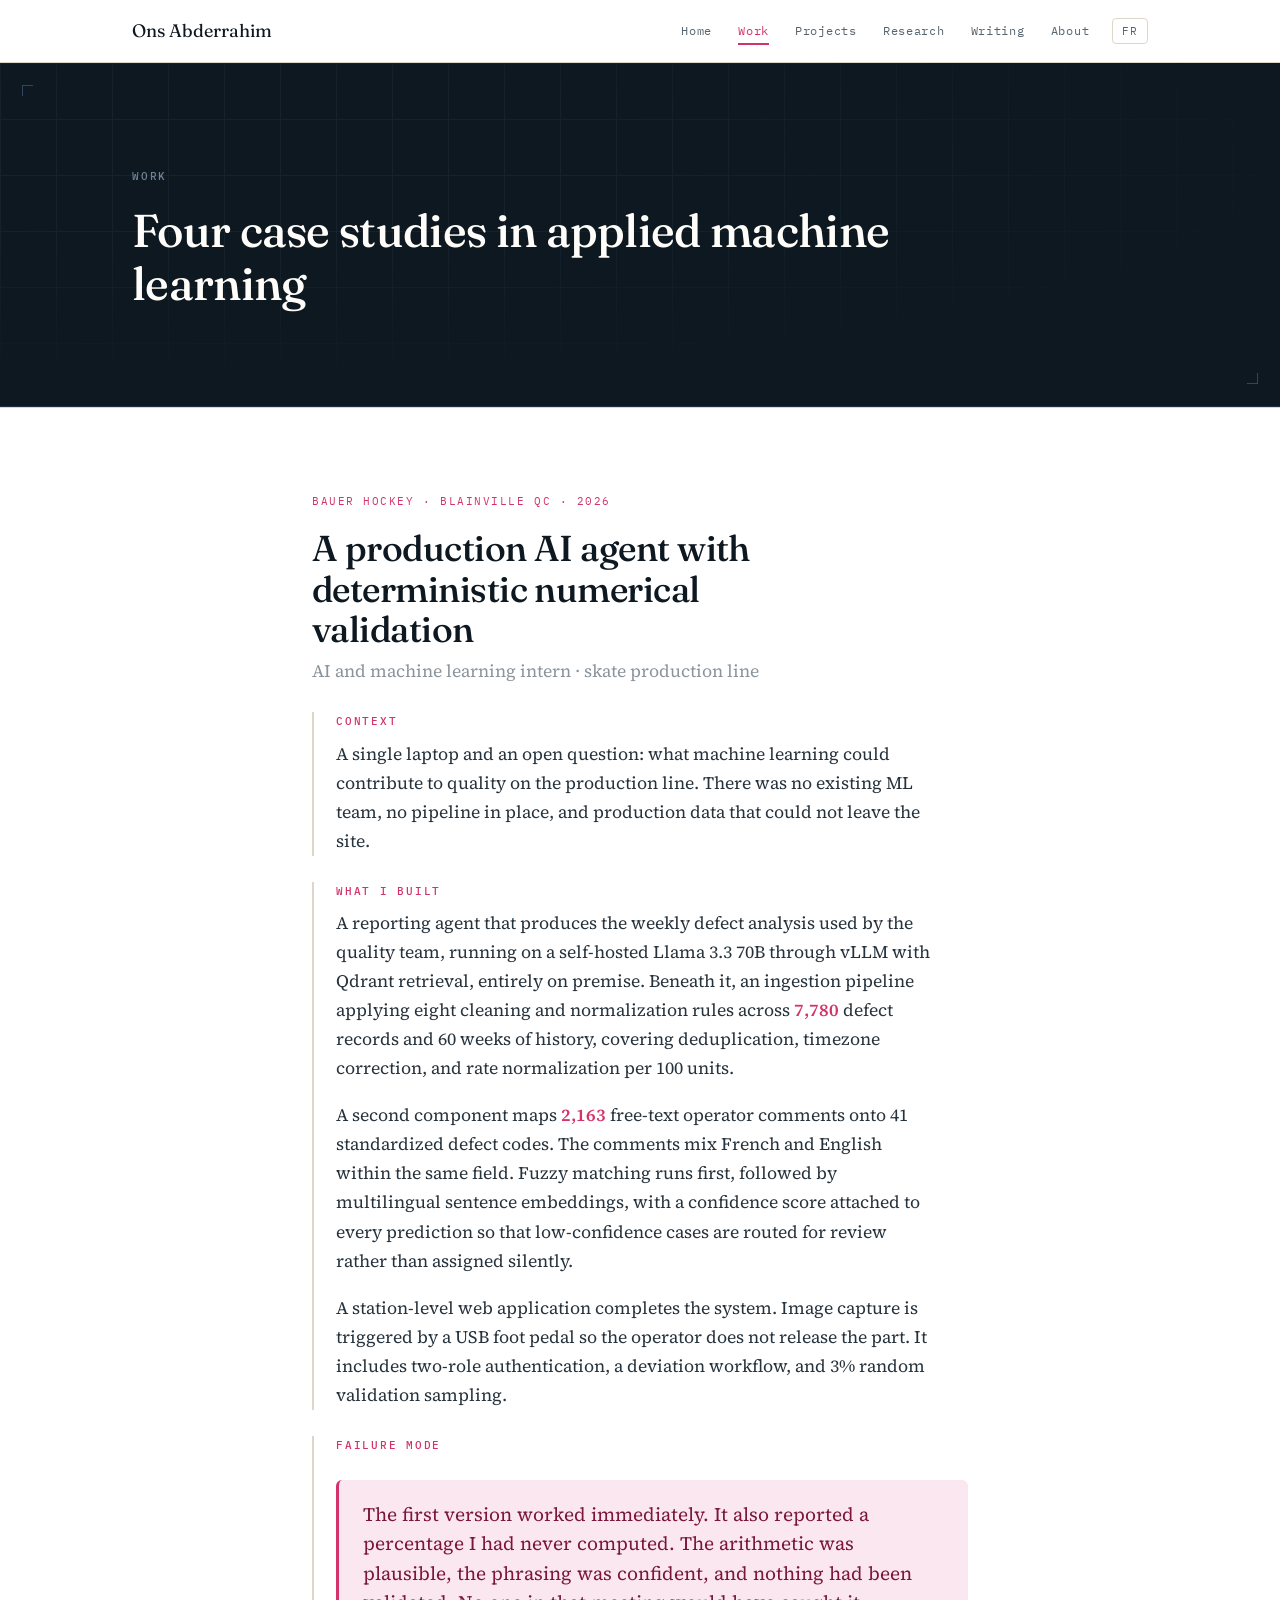
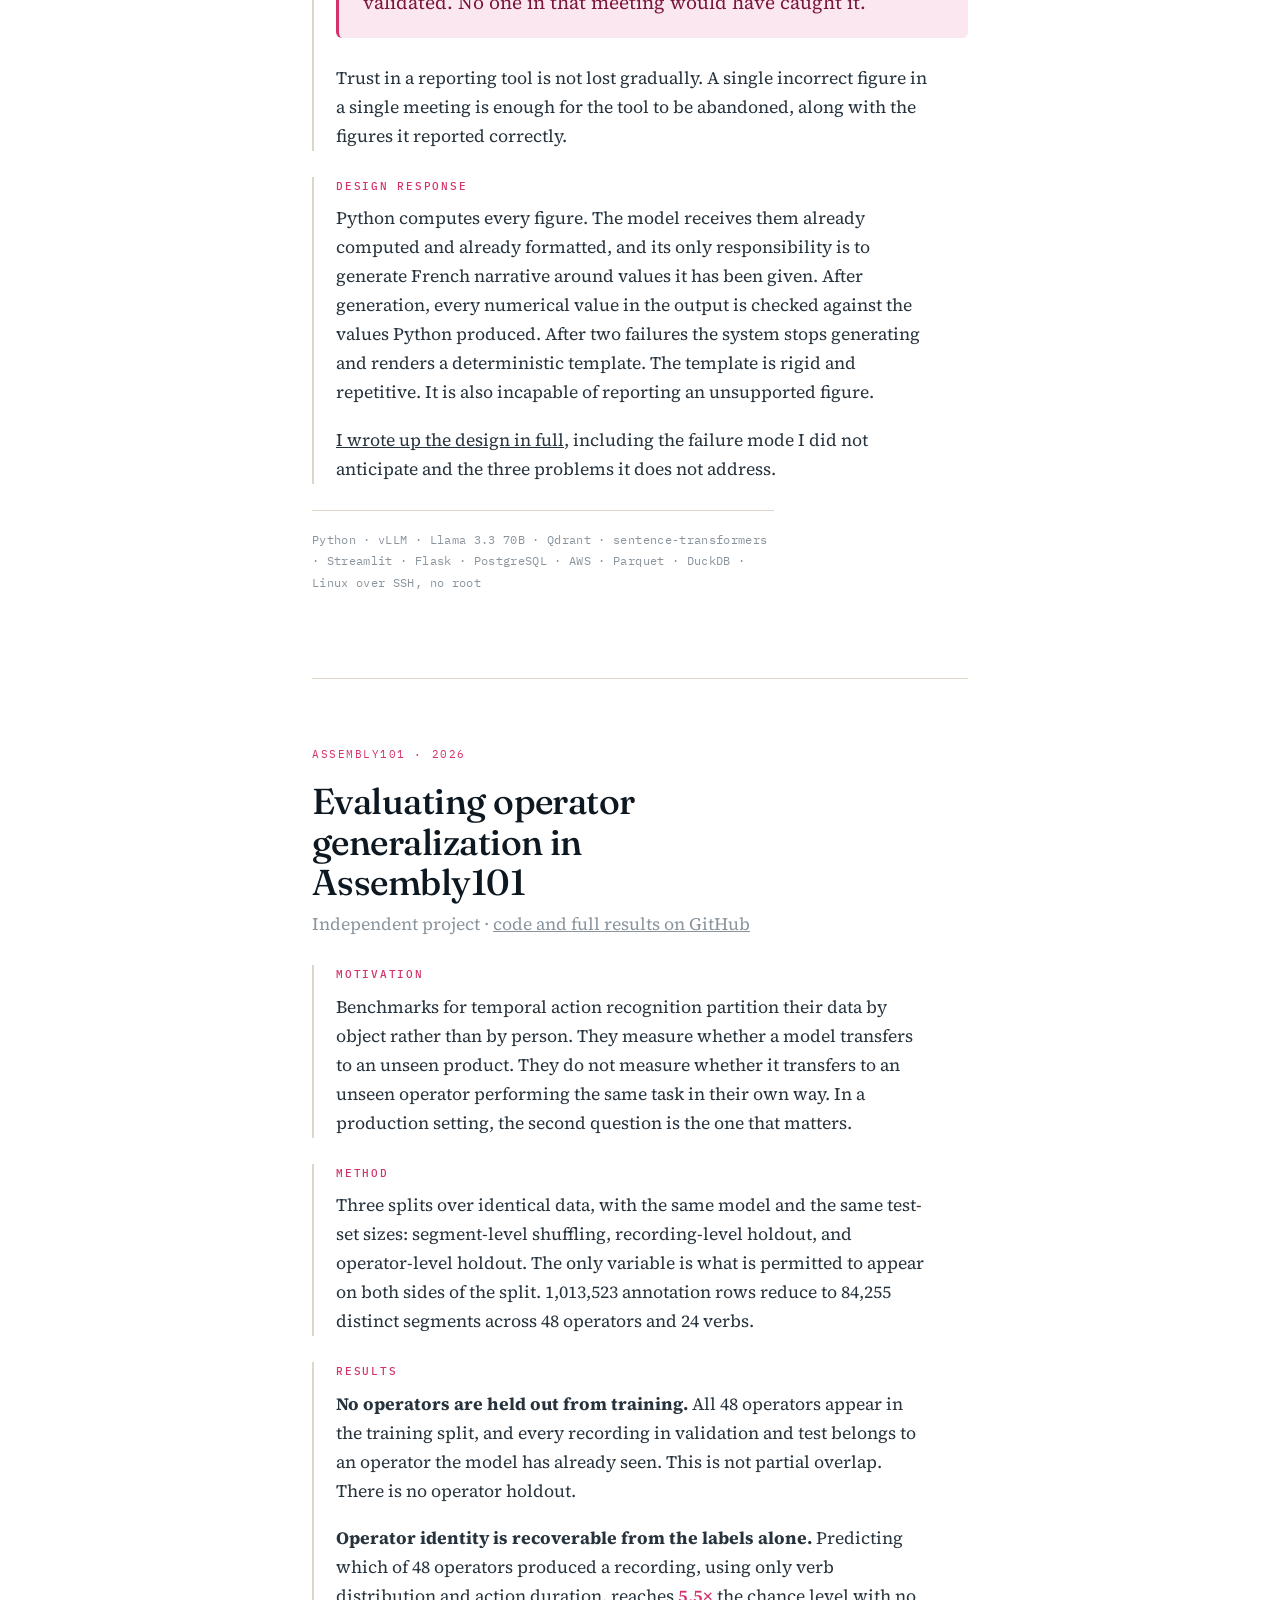
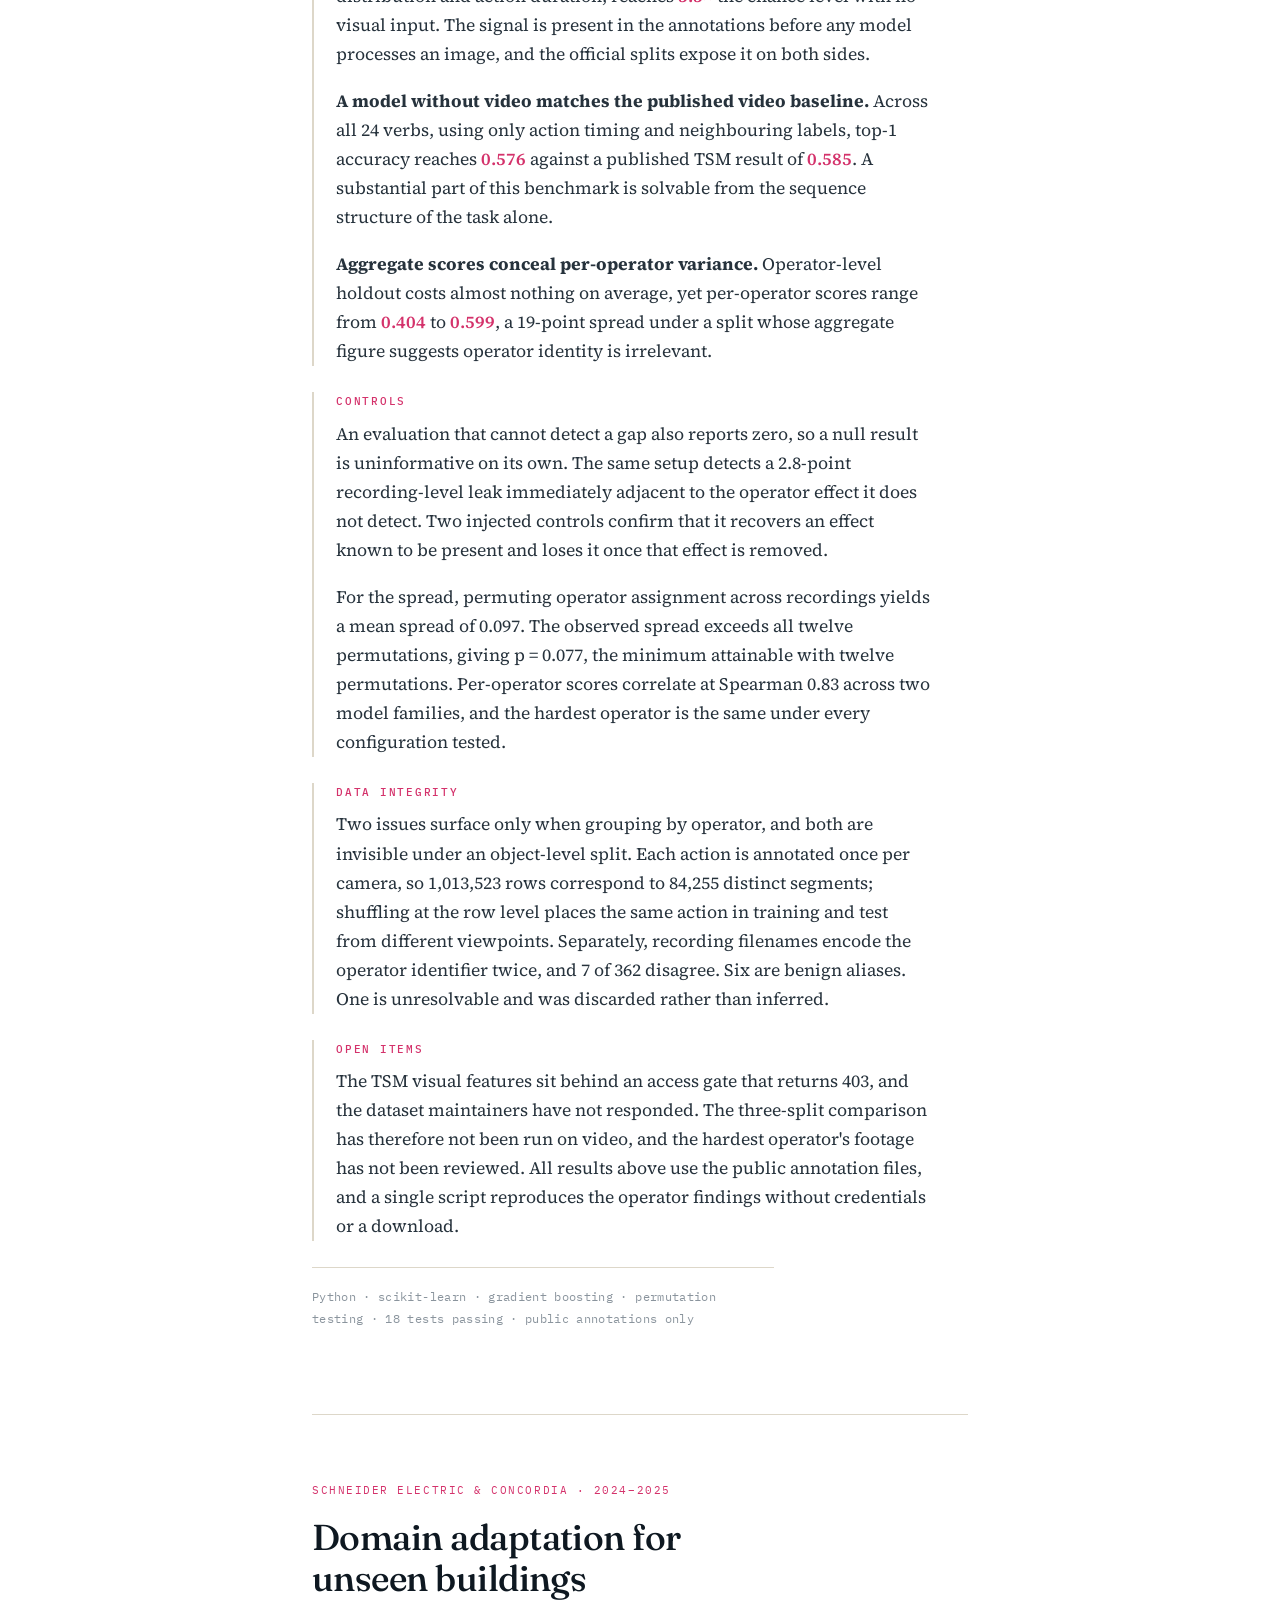
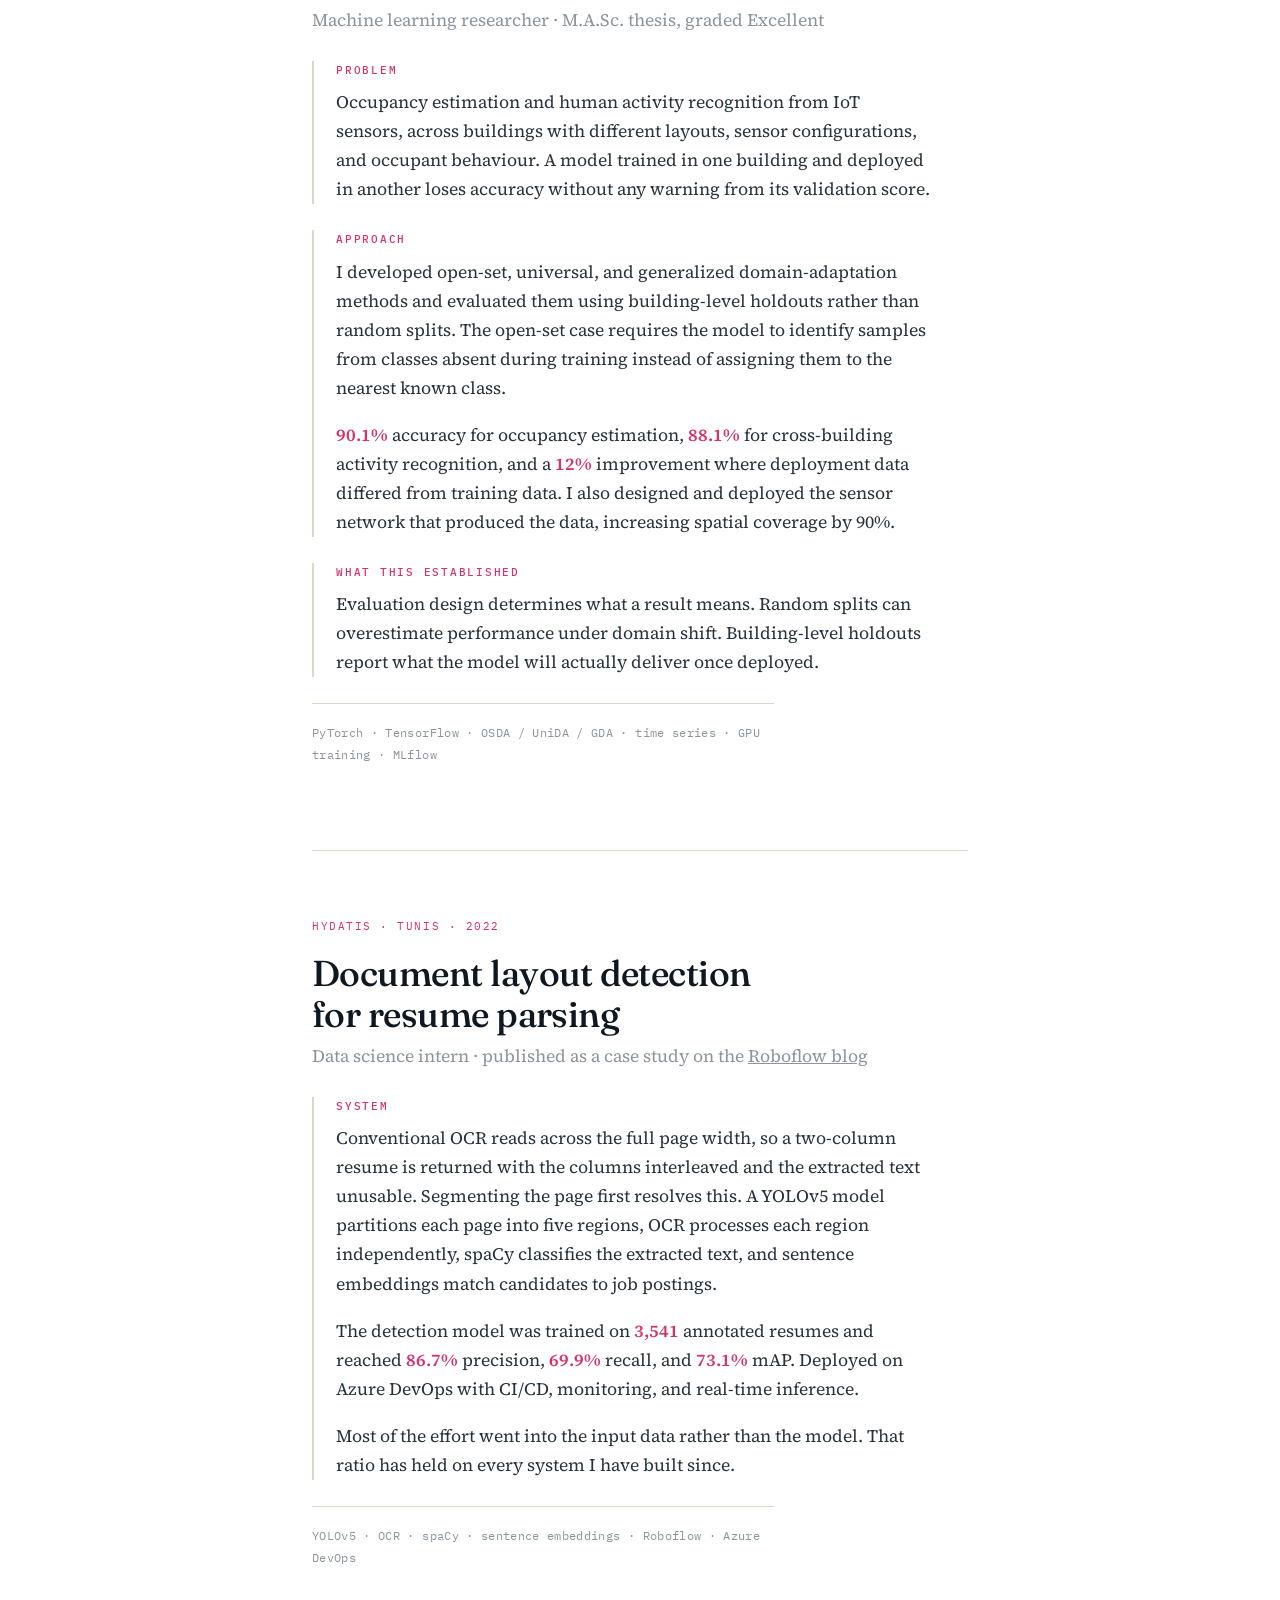
<file: work.html>
<!DOCTYPE html>
<html lang="en">
<head>
<meta charset="utf-8">
<meta name="viewport" content="width=device-width,initial-scale=1">
<title>Work | Ons Abderrahim</title>
<meta name="description" content="Case studies: a production LLM reporting system at Bauer Hockey, operator generalization in Assembly101, domain adaptation at Schneider Electric, and document layout detection at Hydatis.">
<link rel="preconnect" href="https://fonts.googleapis.com"><link rel="preconnect" href="https://fonts.gstatic.com" crossorigin>
<link href="https://fonts.googleapis.com/css2?family=Fraunces:opsz,wght@9..144,400..600&family=IBM+Plex+Mono:wght@400;500&family=Source+Serif+4:opsz,wght@8..60,400;600&display=swap" rel="stylesheet">
<link rel="stylesheet" href="style.css"></head><body>
<header class="head"><div class="wrap">
  <a class="brand" href="index.html">Ons Abderrahim</a>
  <nav class="nav">
    <a href="index.html">Home</a><a href="work.html">Work</a><a href="projects.html">Projects</a><a href="research.html">Research</a>
    <a href="writing.html">Writing</a><a href="about.html">About</a>
    <button id="lang">FR</button>
  </nav>
</div></header>

<main>
<section class="hero"><span class="tick tl"></span><span class="tick br"></span><div class="wrap">
  <p class="lab" data-en>Work</p><p class="lab" data-fr>Travaux</p>
  <h1 data-en>Four case studies in applied machine learning</h1>
  <h1 data-fr>Quatre études de cas en apprentissage automatique appliqué</h1>
</div></section>

<section><div class="wrap narrow">
<div class="case" id="bauer">
  <p class="k">BAUER HOCKEY · BLAINVILLE QC · 2026</p>
  <h2 data-en>A production AI agent with deterministic numerical validation</h2>
  <h2 data-fr>Un agent IA en production avec validation numérique déterministe</h2>
  <p class="muted" data-en>AI and machine learning intern · skate production line</p>
  <p class="muted" data-fr>Stagiaire IA et apprentissage automatique · ligne de production de patins</p>

  <div class="blk"><p class="lab lab-sig" data-en>Context</p><p class="lab lab-sig" data-fr>Contexte</p>
  <p data-en>A single laptop and an open question: what machine learning could contribute to quality on the production line. There was no existing ML team, no pipeline in place, and production data that could not leave the site.</p>
  <p data-fr>Un portable et une question ouverte : ce que l'apprentissage automatique pouvait apporter à la qualité sur la ligne de production. Aucune équipe ML existante, aucun pipeline en place, et des données de production qui ne pouvaient pas sortir du site.</p></div>

  <div class="blk"><p class="lab lab-sig" data-en>What I built</p><p class="lab lab-sig" data-fr>Ce que j'ai construit</p>
  <p data-en>A reporting agent that produces the weekly defect analysis used by the quality team, running on a self-hosted Llama 3.3 70B through vLLM with Qdrant retrieval, entirely on premise. Beneath it, an ingestion pipeline applying eight cleaning and normalization rules across <span class="num">7,780</span> defect records and 60 weeks of history, covering deduplication, timezone correction, and rate normalization per 100 units.</p>
  <p data-fr>Un agent de reporting qui produit l'analyse hebdomadaire des défauts utilisée par l'équipe qualité, sur un Llama 3.3 70B auto-hébergé via vLLM avec récupération Qdrant, entièrement sur site. En amont, un pipeline d'ingestion appliquant huit règles de nettoyage et de normalisation à <span class="num">7 780</span> enregistrements de défauts et 60 semaines d'historique : dédoublonnage, correction des fuseaux horaires et normalisation du taux par 100 unités.</p>
  <p data-en>A second component maps <span class="num">2,163</span> free-text operator comments onto 41 standardized defect codes. The comments mix French and English within the same field. Fuzzy matching runs first, followed by multilingual sentence embeddings, with a confidence score attached to every prediction so that low-confidence cases are routed for review rather than assigned silently.</p>
  <p data-fr>Un second composant associe <span class="num">2 163</span> commentaires libres d'opérateurs à 41 codes de défaut standardisés. Ces commentaires mêlent français et anglais dans un même champ. L'appariement flou s'exécute d'abord, puis des embeddings de phrases multilingues, avec un score de confiance sur chaque prédiction afin que les cas incertains soient acheminés vers une révision plutôt qu'attribués sans contrôle.</p>
  <p data-en>A station-level web application completes the system. Image capture is triggered by a USB foot pedal so the operator does not release the part. It includes two-role authentication, a deviation workflow, and 3% random validation sampling.</p>
  <p data-fr>Une application web au poste de travail complète l'ensemble. La capture d'image est déclenchée par une pédale USB pour que l'opérateur ne lâche pas la pièce. Elle comprend une authentification à deux rôles, un flux de traitement des dérogations et un échantillonnage aléatoire de validation à 3 %.</p></div>

  <div class="blk"><p class="lab lab-sig" data-en>Failure mode</p><p class="lab lab-sig" data-fr>Mode de défaillance</p>
  <blockquote><p data-en>The first version worked immediately. It also reported a percentage I had never computed. The arithmetic was plausible, the phrasing was confident, and nothing had been validated. No one in that meeting would have caught it.</p>
  <p data-fr>La première version a fonctionné immédiatement. Elle a aussi rapporté un pourcentage que je n'avais jamais calculé. L'arithmétique était plausible, la formulation assurée, et rien n'avait été validé. Personne dans cette réunion ne l'aurait relevé.</p></blockquote>
  <p data-en>Trust in a reporting tool is not lost gradually. A single incorrect figure in a single meeting is enough for the tool to be abandoned, along with the figures it reported correctly.</p>
  <p data-fr>La confiance envers un outil de reporting ne s'érode pas progressivement. Un seul chiffre erroné dans une seule réunion suffit à ce que l'outil soit abandonné, avec les chiffres qu'il avait pourtant rapportés correctement.</p></div>

  <div class="blk"><p class="lab lab-sig" data-en>Design response</p><p class="lab lab-sig" data-fr>Réponse de conception</p>
  <p data-en>Python computes every figure. The model receives them already computed and already formatted, and its only responsibility is to generate French narrative around values it has been given. After generation, every numerical value in the output is checked against the values Python produced. After two failures the system stops generating and renders a deterministic template. The template is rigid and repetitive. It is also incapable of reporting an unsupported figure.</p>
  <p data-fr>Python calcule chaque chiffre. Le modèle les reçoit déjà calculés et déjà mis en forme, et sa seule responsabilité est de rédiger en français autour de valeurs qui lui ont été fournies. Après génération, chaque valeur numérique du texte est comparée à celles produites par Python. Après deux échecs, le système cesse de générer et produit un gabarit déterministe. Ce gabarit est rigide et répétitif. Il est aussi incapable de rapporter un chiffre non fondé.</p>
  <p data-en><a href="writing.html">I wrote up the design in full</a>, including the failure mode I did not anticipate and the three problems it does not address.</p>
  <p data-fr><a href="writing.html">J'ai détaillé cette conception</a>, y compris le mode de défaillance que je n'avais pas anticipé et les trois problèmes qu'elle ne règle pas.</p></div>

  <p class="stack">Python · vLLM · Llama 3.3 70B · Qdrant · sentence-transformers · Streamlit · Flask · PostgreSQL · AWS · Parquet · DuckDB · Linux over SSH, no root</p>
</div>

<div class="case" id="assembly">
  <p class="k">ASSEMBLY101 · 2026</p>
  <h2 data-en>Evaluating operator generalization in Assembly101</h2>
  <h2 data-fr>Évaluer la généralisation aux opérateurs dans Assembly101</h2>
  <p class="muted" data-en>Independent project &middot; <a href="https://github.com/ons-abderrahim/operator-variation-eval" target="_blank" rel="noopener">code and full results on GitHub</a></p>
  <p class="muted" data-fr>Projet personnel &middot; <a href="https://github.com/ons-abderrahim/operator-variation-eval" target="_blank" rel="noopener">code et résultats complets sur GitHub</a></p>

  <div class="blk"><p class="lab lab-sig" data-en>Motivation</p><p class="lab lab-sig" data-fr>Motivation</p>
  <p data-en>Benchmarks for temporal action recognition partition their data by object rather than by person. They measure whether a model transfers to an unseen product. They do not measure whether it transfers to an unseen operator performing the same task in their own way. In a production setting, the second question is the one that matters.</p>
  <p data-fr>Les benchmarks de reconnaissance d'actions temporelles partitionnent leurs données par objet plutôt que par personne. Ils mesurent le transfert vers un produit inconnu. Ils ne mesurent pas le transfert vers un opérateur inconnu exécutant la même tâche à sa manière. En contexte de production, c'est la seconde question qui importe.</p></div>

  <div class="blk"><p class="lab lab-sig" data-en>Method</p><p class="lab lab-sig" data-fr>Méthode</p>
  <p data-en>Three splits over identical data, with the same model and the same test-set sizes: segment-level shuffling, recording-level holdout, and operator-level holdout. The only variable is what is permitted to appear on both sides of the split. 1,013,523 annotation rows reduce to 84,255 distinct segments across 48 operators and 24 verbs.</p>
  <p data-fr>Trois découpages sur des données identiques, avec le même modèle et les mêmes tailles d'ensemble de test : mélange au niveau des segments, retenue des enregistrements entiers, retenue des opérateurs entiers. La seule variable est ce qui a le droit d'apparaître des deux côtés. Les 1 013 523 lignes d'annotation se réduisent à 84 255 segments distincts, répartis sur 48 opérateurs et 24 verbes.</p></div>

  <div class="blk"><p class="lab lab-sig" data-en>Results</p><p class="lab lab-sig" data-fr>Résultats</p>
  <p data-en><strong>No operators are held out from training.</strong> All 48 operators appear in the training split, and every recording in validation and test belongs to an operator the model has already seen. This is not partial overlap. There is no operator holdout.</p>
  <p data-fr><strong>Aucun opérateur n'est retenu hors de l'entraînement.</strong> Les 48 opérateurs figurent dans l'ensemble d'entraînement, et chaque enregistrement de validation et de test appartient à un opérateur que le modèle a déjà vu. Il ne s'agit pas d'un recouvrement partiel : il n'y a aucune retenue d'opérateur.</p>
  <p data-en><strong>Operator identity is recoverable from the labels alone.</strong> Predicting which of 48 operators produced a recording, using only verb distribution and action duration, reaches <span class="num">5.5&times;</span> the chance level with no visual input. The signal is present in the annotations before any model processes an image, and the official splits expose it on both sides.</p>
  <p data-fr><strong>L'identité de l'opérateur se retrouve à partir des seules étiquettes.</strong> Prédire lequel des 48 opérateurs a produit un enregistrement, à partir de la seule distribution des verbes et de la durée des actions, atteint <span class="num">5,5&times;</span> le niveau du hasard, sans aucune entrée visuelle. Le signal est présent dans les annotations avant qu'un modèle ne traite la moindre image, et les découpages officiels l'exposent des deux côtés.</p>
  <p data-en><strong>A model without video matches the published video baseline.</strong> Across all 24 verbs, using only action timing and neighbouring labels, top-1 accuracy reaches <span class="num">0.576</span> against a published TSM result of <span class="num">0.585</span>. A substantial part of this benchmark is solvable from the sequence structure of the task alone.</p>
  <p data-fr><strong>Un modèle sans vidéo égale la référence vidéo publiée.</strong> Sur les 24 verbes, à partir de la seule chronologie des actions et des étiquettes voisines, l'exactitude top-1 atteint <span class="num">0,576</span> contre <span class="num">0,585</span> pour le TSM publié. Une part importante de ce benchmark se résout à partir de la seule structure séquentielle de la tâche.</p>
  <p data-en><strong>Aggregate scores conceal per-operator variance.</strong> Operator-level holdout costs almost nothing on average, yet per-operator scores range from <span class="num">0.404</span> to <span class="num">0.599</span>, a 19-point spread under a split whose aggregate figure suggests operator identity is irrelevant.</p>
  <p data-fr><strong>Les scores agrégés masquent la variance entre opérateurs.</strong> La retenue des opérateurs ne coûte presque rien en moyenne, pourtant les scores individuels s'étalent de <span class="num">0,404</span> à <span class="num">0,599</span>, soit 19 points d'écart sous un découpage dont le chiffre global laisse croire que l'opérateur n'a pas d'incidence.</p></div>

  <div class="blk"><p class="lab lab-sig" data-en>Controls</p><p class="lab lab-sig" data-fr>Contrôles</p>
  <p data-en>An evaluation that cannot detect a gap also reports zero, so a null result is uninformative on its own. The same setup detects a 2.8-point recording-level leak immediately adjacent to the operator effect it does not detect. Two injected controls confirm that it recovers an effect known to be present and loses it once that effect is removed.</p>
  <p data-fr>Une évaluation incapable de détecter un écart rapporte elle aussi zéro : un résultat nul n'est donc pas informatif en soi. Le même montage détecte une fuite de 2,8 points au niveau des enregistrements, immédiatement voisine de l'effet opérateur qu'il ne détecte pas. Deux contrôles injectés confirment qu'il retrouve un effet dont la présence est certaine, et qu'il le perd une fois cet effet retiré.</p>
  <p data-en>For the spread, permuting operator assignment across recordings yields a mean spread of 0.097. The observed spread exceeds all twelve permutations, giving p = 0.077, the minimum attainable with twelve permutations. Per-operator scores correlate at Spearman 0.83 across two model families, and the hardest operator is the same under every configuration tested.</p>
  <p data-fr>Concernant l'écart, permuter l'attribution des opérateurs entre enregistrements donne un écart moyen de 0,097. L'écart observé dépasse les douze permutations, ce qui place p à 0,077, le minimum atteignable avec douze permutations. Les scores par opérateur corrèlent à 0,83 de Spearman entre deux familles de modèles, et l'opérateur le plus difficile reste le même dans chaque configuration testée.</p></div>

  <div class="blk"><p class="lab lab-sig" data-en>Data integrity</p><p class="lab lab-sig" data-fr>Intégrité des données</p>
  <p data-en>Two issues surface only when grouping by operator, and both are invisible under an object-level split. Each action is annotated once per camera, so 1,013,523 rows correspond to 84,255 distinct segments; shuffling at the row level places the same action in training and test from different viewpoints. Separately, recording filenames encode the operator identifier twice, and 7 of 362 disagree. Six are benign aliases. One is unresolvable and was discarded rather than inferred.</p>
  <p data-fr>Deux problèmes n'apparaissent qu'au moment de regrouper par opérateur, et restent invisibles sous un découpage par objet. Chaque action est annotée une fois par caméra, de sorte que 1 013 523 lignes correspondent à 84 255 segments distincts ; mélanger au niveau des lignes place la même action dans l'entraînement et le test sous deux angles différents. Par ailleurs, le nom des enregistrements encode deux fois l'identifiant de l'opérateur, et 7 sur 362 se contredisent. Six sont des alias sans conséquence. Un cas est indécidable et a été écarté plutôt qu'inféré.</p></div>

  <div class="blk"><p class="lab lab-sig" data-en>Open items</p><p class="lab lab-sig" data-fr>Points ouverts</p>
  <p data-en>The TSM visual features sit behind an access gate that returns 403, and the dataset maintainers have not responded. The three-split comparison has therefore not been run on video, and the hardest operator's footage has not been reviewed. All results above use the public annotation files, and a single script reproduces the operator findings without credentials or a download.</p>
  <p data-fr>Les caractéristiques visuelles TSM sont derrière un accès qui renvoie 403, et les responsables du jeu de données n'ont pas répondu. La comparaison des trois découpages n'a donc pas été menée sur la vidéo, et les séquences de l'opérateur le plus difficile n'ont pas été examinées. Tous les résultats ci-dessus reposent sur les fichiers d'annotation publics, et un seul script reproduit les constats sur les opérateurs sans identifiants ni téléchargement.</p></div>

  <p class="stack">Python · scikit-learn · gradient boosting · permutation testing · 18 tests passing · public annotations only</p>
</div>

<div class="case" id="schneider">
  <p class="k">SCHNEIDER ELECTRIC &amp; CONCORDIA · 2024–2025</p>
  <h2 data-en>Domain adaptation for unseen buildings</h2>
  <h2 data-fr>Adaptation de domaine pour des bâtiments inconnus</h2>
  <p class="muted" data-en>Machine learning researcher · M.A.Sc. thesis, graded Excellent</p>
  <p class="muted" data-fr>Chercheuse en apprentissage automatique · mémoire de M.A.Sc., classé Excellent</p>

  <div class="blk"><p class="lab lab-sig" data-en>Problem</p><p class="lab lab-sig" data-fr>Problème</p>
  <p data-en>Occupancy estimation and human activity recognition from IoT sensors, across buildings with different layouts, sensor configurations, and occupant behaviour. A model trained in one building and deployed in another loses accuracy without any warning from its validation score.</p>
  <p data-fr>Estimation de l'occupation et reconnaissance d'activités humaines à partir de capteurs IoT, dans des bâtiments aux agencements, aux configurations de capteurs et aux comportements d'occupants différents. Un modèle entraîné dans un bâtiment puis déployé dans un autre perd en exactitude sans que son score de validation ne le signale.</p></div>

  <div class="blk"><p class="lab lab-sig" data-en>Approach</p><p class="lab lab-sig" data-fr>Approche</p>
  <p data-en>I developed open-set, universal, and generalized domain-adaptation methods and evaluated them using building-level holdouts rather than random splits. The open-set case requires the model to identify samples from classes absent during training instead of assigning them to the nearest known class.</p>
  <p data-fr>J'ai développé des méthodes d'adaptation de domaine ouverte, universelle et généralisée, et je les ai évaluées en retenant des bâtiments entiers plutôt qu'avec des découpages aléatoires. Le cas ouvert exige du modèle qu'il reconnaisse les échantillons issus de classes absentes de l'entraînement au lieu de les affecter à la classe connue la plus proche.</p>
  <p data-en><span class="num">90.1%</span> accuracy for occupancy estimation, <span class="num">88.1%</span> for cross-building activity recognition, and a <span class="num">12%</span> improvement where deployment data differed from training data. I also designed and deployed the sensor network that produced the data, increasing spatial coverage by 90%.</p>
  <p data-fr><span class="num">90,1 %</span> d'exactitude en estimation d'occupation, <span class="num">88,1 %</span> en reconnaissance d'activités inter-bâtiments, et <span class="num">12 %</span> d'amélioration là où les données de déploiement différaient de celles d'entraînement. J'ai également conçu et déployé le réseau de capteurs à l'origine de ces données, augmentant la couverture spatiale de 90 %.</p></div>

  <div class="blk"><p class="lab lab-sig" data-en>What this established</p><p class="lab lab-sig" data-fr>Ce que cela a établi</p>
  <p data-en>Evaluation design determines what a result means. Random splits can overestimate performance under domain shift. Building-level holdouts report what the model will actually deliver once deployed.</p>
  <p data-fr>La conception de l'évaluation détermine ce qu'un résultat signifie. Un découpage aléatoire peut surestimer la performance en situation de décalage de domaine. Retenir des bâtiments entiers rend compte de ce que le modèle produira réellement une fois déployé.</p></div>

  <p class="stack">PyTorch · TensorFlow · OSDA / UniDA / GDA · time series · GPU training · MLflow</p>
</div>

<div class="case" id="hydatis">
  <p class="k">HYDATIS · TUNIS · 2022</p>
  <h2 data-en>Document layout detection for resume parsing</h2>
  <h2 data-fr>Détection de mise en page pour l'analyse de CV</h2>
  <p class="muted" data-en>Data science intern &middot; published as a case study on the <a href="https://blog.roboflow.com/resume-parsing-computer-vision/" target="_blank" rel="noopener">Roboflow blog</a></p>
  <p class="muted" data-fr>Stagiaire en science des données &middot; publié comme étude de cas sur le <a href="https://blog.roboflow.com/resume-parsing-computer-vision/" target="_blank" rel="noopener">blogue de Roboflow</a></p>

  <div class="blk"><p class="lab lab-sig" data-en>System</p><p class="lab lab-sig" data-fr>Système</p>
  <p data-en>Conventional OCR reads across the full page width, so a two-column resume is returned with the columns interleaved and the extracted text unusable. Segmenting the page first resolves this. A YOLOv5 model partitions each page into five regions, OCR processes each region independently, spaCy classifies the extracted text, and sentence embeddings match candidates to job postings.</p>
  <p data-fr>L'OCR classique lit sur toute la largeur de la page : un CV sur deux colonnes ressort avec les colonnes entremêlées et un texte inexploitable. Segmenter la page au préalable résout le problème. Un modèle YOLOv5 partitionne chaque page en cinq régions, l'OCR traite chaque région séparément, spaCy classe le texte extrait, et des embeddings de phrases apparient candidats et offres d'emploi.</p>
  <p data-en>The detection model was trained on <span class="num">3,541</span> annotated resumes and reached <span class="num">86.7%</span> precision, <span class="num">69.9%</span> recall, and <span class="num">73.1%</span> mAP. Deployed on Azure DevOps with CI/CD, monitoring, and real-time inference.</p>
  <p data-fr>Le modèle de détection a été entraîné sur <span class="num">3 541</span> CV annotés et atteint <span class="num">86,7 %</span> de précision, <span class="num">69,9 %</span> de rappel et <span class="num">73,1 %</span> de mAP. Déployé sur Azure DevOps avec CI/CD, supervision et inférence en temps réel.</p>
  <p data-en>Most of the effort went into the input data rather than the model. That ratio has held on every system I have built since.</p>
  <p data-fr>L'essentiel de l'effort a porté sur les données d'entrée plutôt que sur le modèle. Ce rapport s'est vérifié sur chaque système que j'ai construit depuis.</p></div>

  <p class="stack">YOLOv5 · OCR · spaCy · sentence embeddings · Roboflow · Azure DevOps</p>
</div>
</div></section>
</main>
<script src="app.js"></script></body></html>
</file>
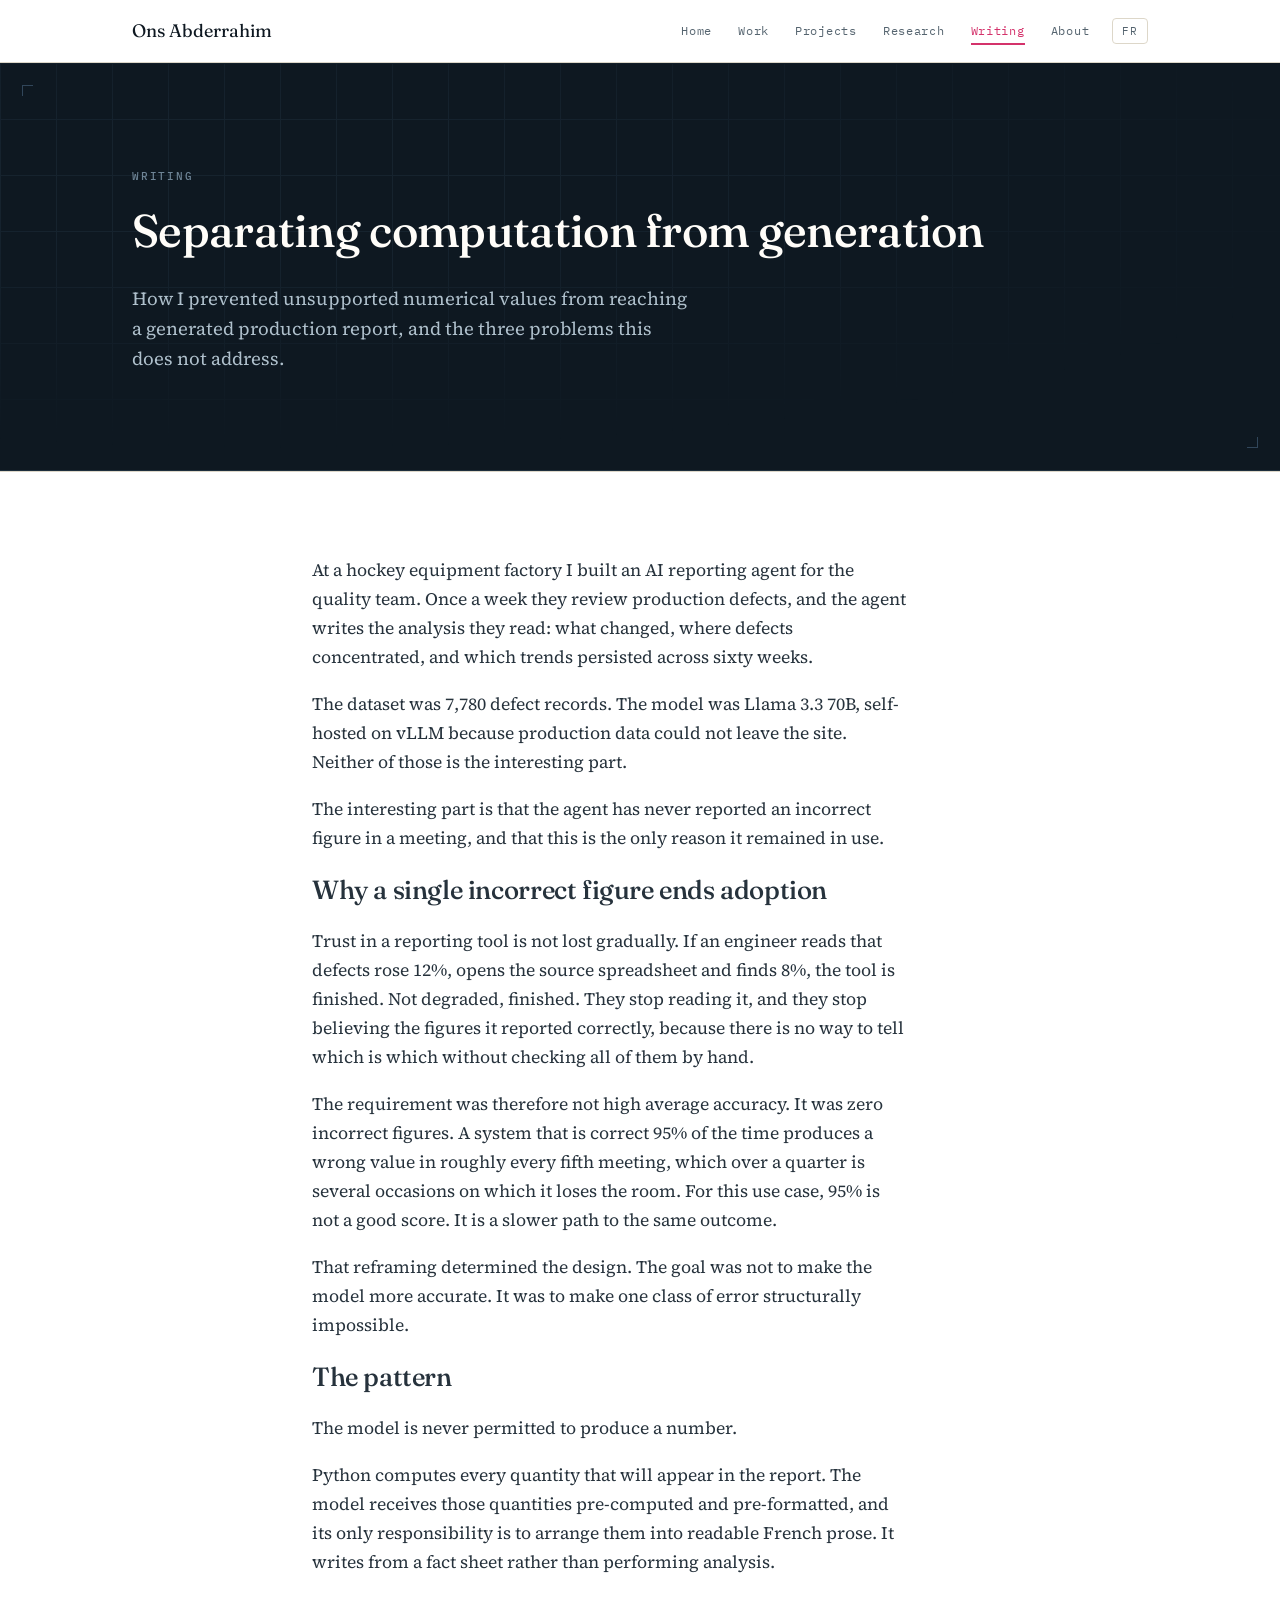
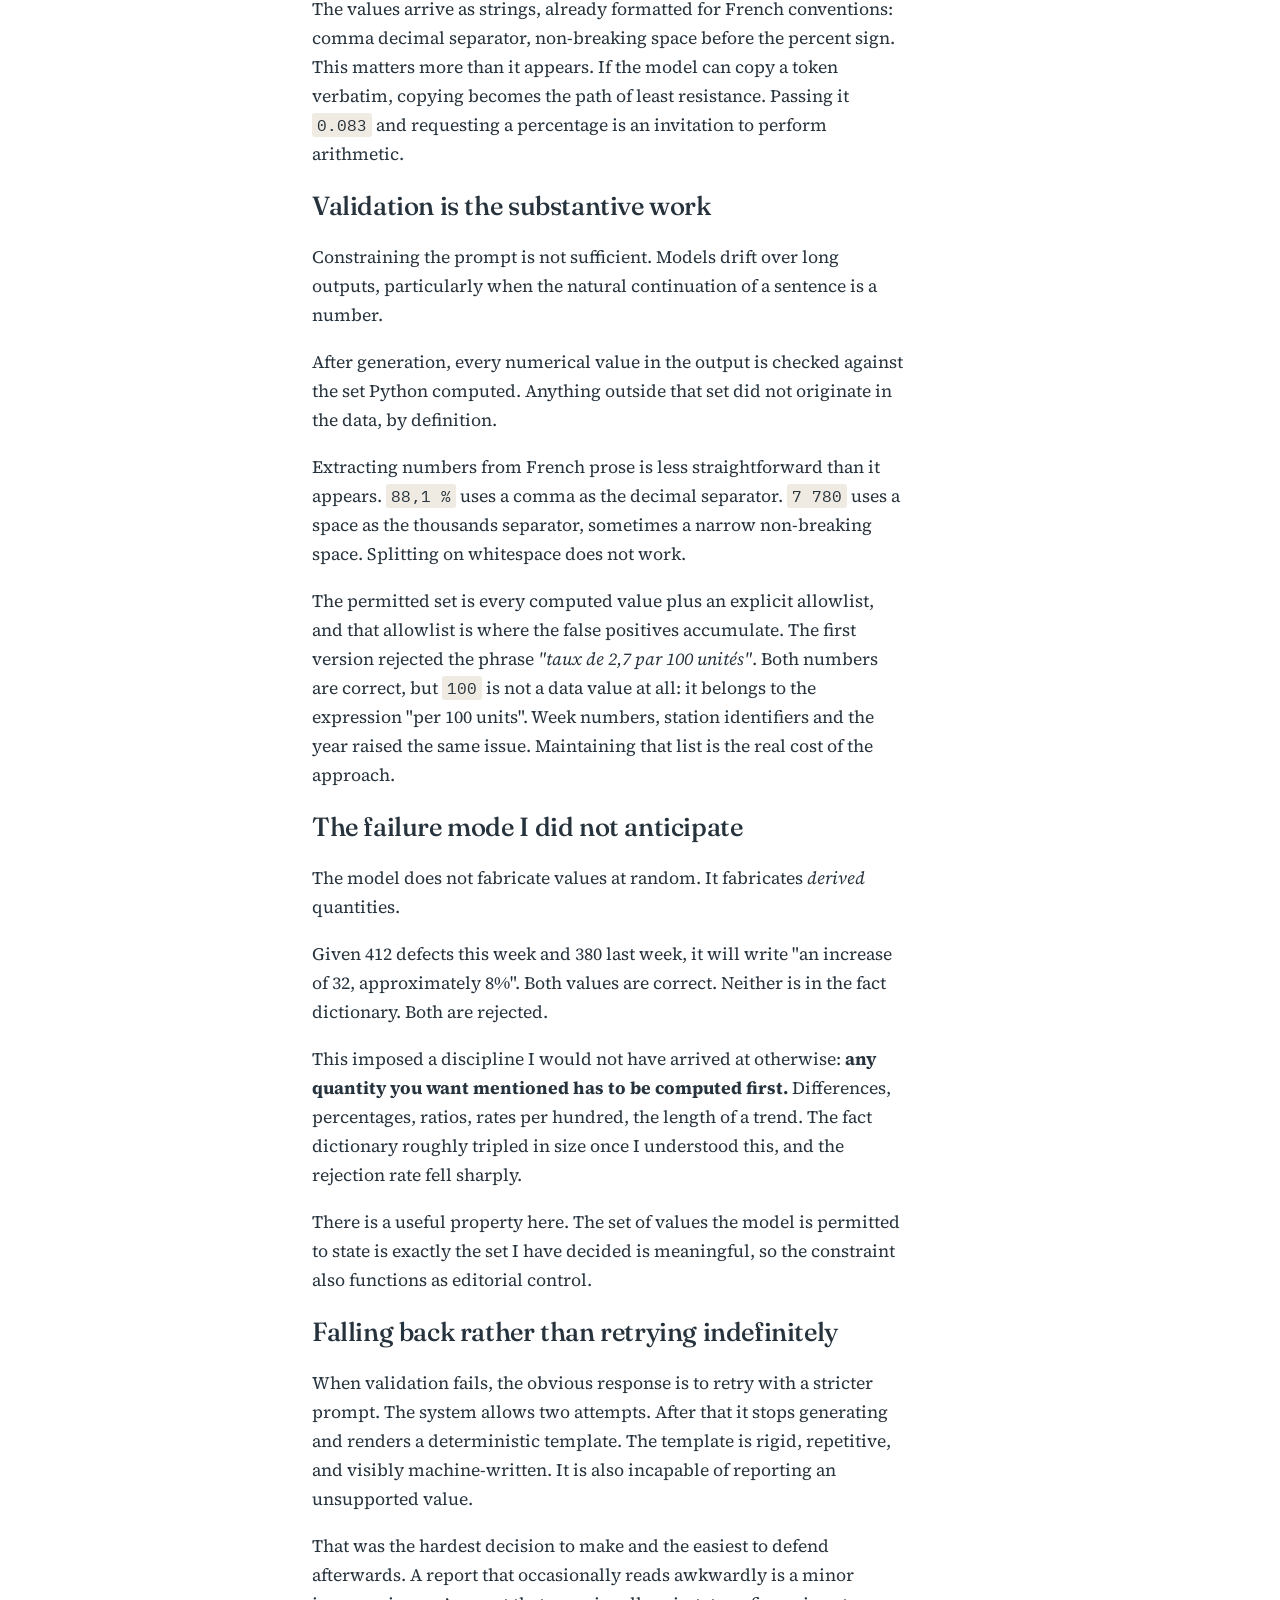
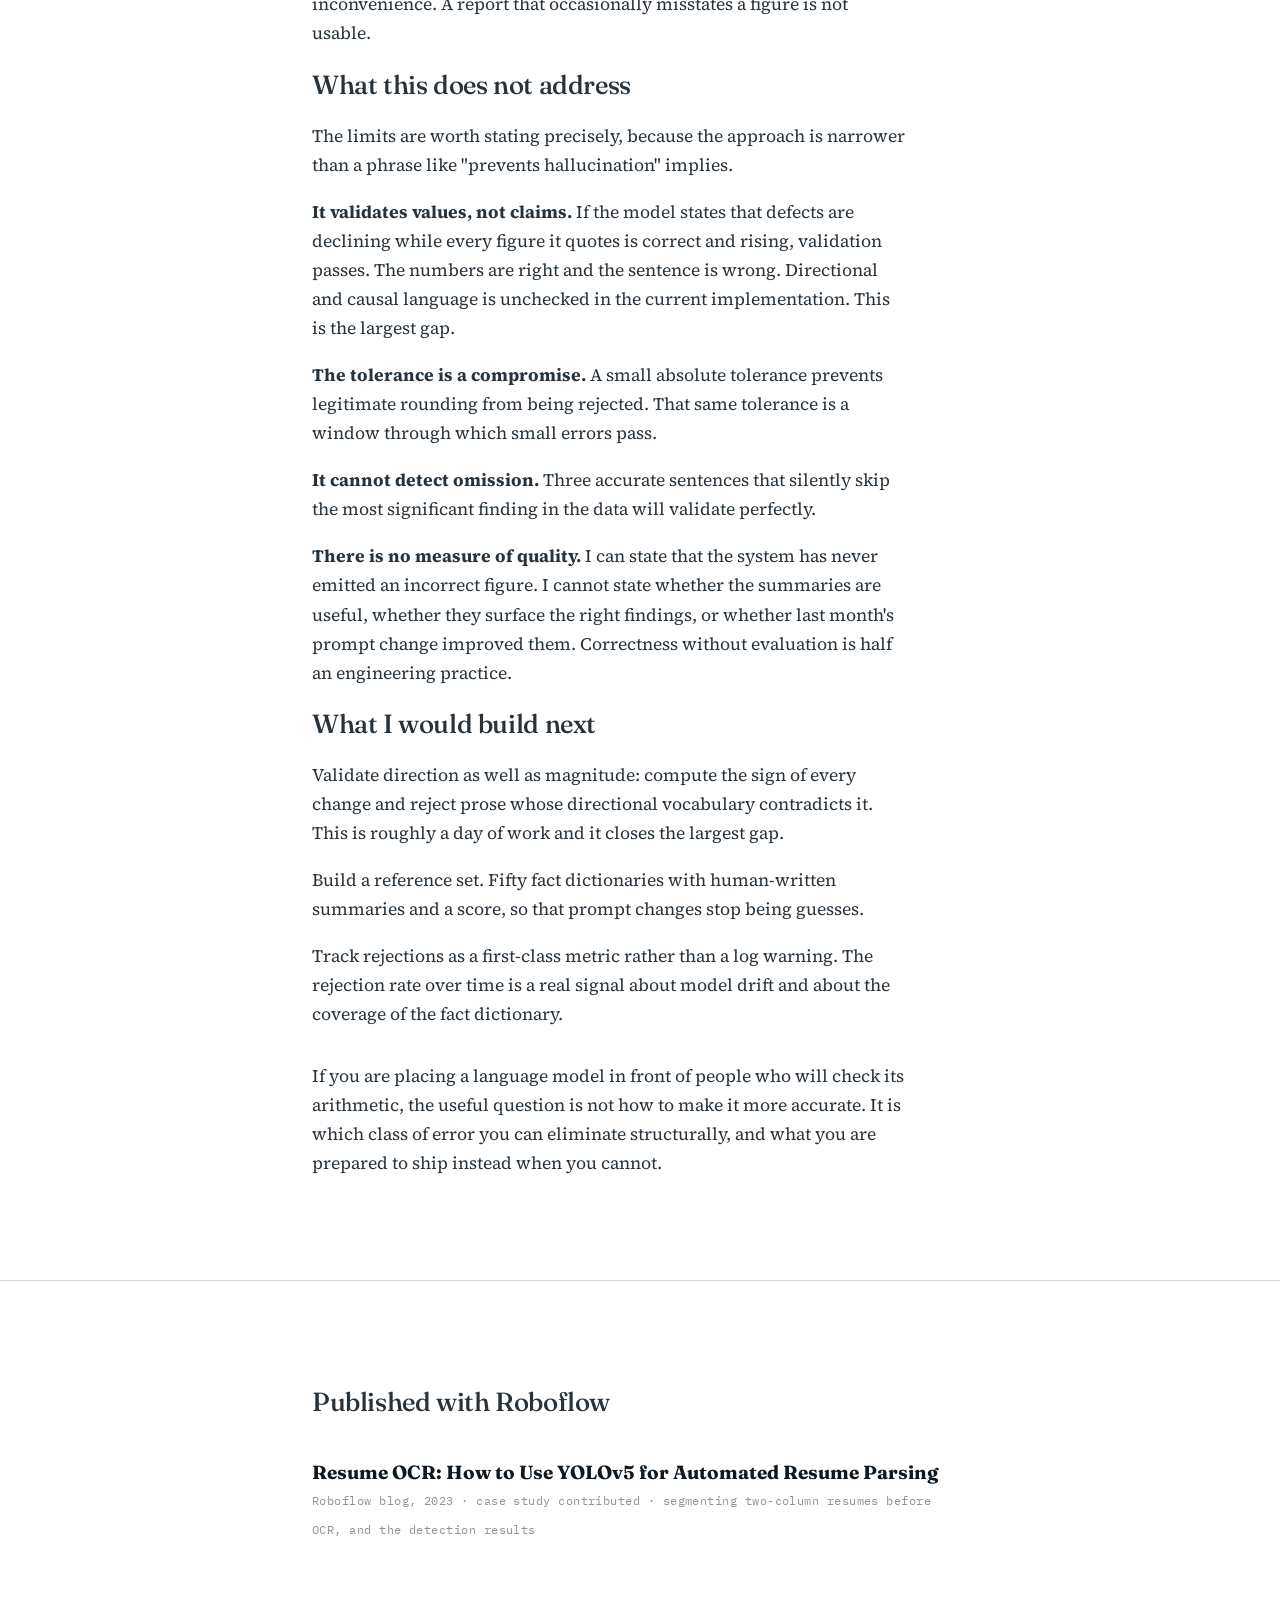
<file: writing.html>
<!DOCTYPE html>
<html lang="en">
<head>
<meta charset="utf-8">
<meta name="viewport" content="width=device-width,initial-scale=1">
<title>Separating computation from generation | Ons Abderrahim</title>
<meta name="description" content="A design pattern that prevents unsupported numerical values from reaching a generated report, and the three problems it does not address.">
<link rel="preconnect" href="https://fonts.googleapis.com"><link rel="preconnect" href="https://fonts.gstatic.com" crossorigin>
<link href="https://fonts.googleapis.com/css2?family=Fraunces:opsz,wght@9..144,400..600&family=IBM+Plex+Mono:wght@400;500&family=Source+Serif+4:opsz,wght@8..60,400;600&display=swap" rel="stylesheet">
<link rel="stylesheet" href="style.css"></head><body>
<header class="head"><div class="wrap">
  <a class="brand" href="index.html">Ons Abderrahim</a>
  <nav class="nav">
    <a href="index.html">Home</a><a href="work.html">Work</a><a href="projects.html">Projects</a><a href="research.html">Research</a>
    <a href="writing.html">Writing</a><a href="about.html">About</a>
    <button id="lang">FR</button>
  </nav>
</div></header>

<main>
<section class="hero"><span class="tick tl"></span><span class="tick br"></span><div class="wrap">
  <p class="lab" data-en>Writing</p><p class="lab" data-fr>Écrits</p>
  <h1 data-en>Separating computation from generation</h1>
  <h1 data-fr>Séparer le calcul de la génération</h1>
  <p class="dek" data-en>How I prevented unsupported numerical values from reaching a generated production report, and the three problems this does not address.</p>
  <p class="dek" data-fr>Comment j'ai empêché toute valeur numérique non fondée d'atteindre un rapport de production généré, et les trois problèmes que cela ne règle pas.</p>
</div></section>

<section><div class="wrap narrow">
<div data-en>
  <p>At a hockey equipment factory I built an AI reporting agent for the quality team. Once a week they review production defects, and the agent writes the analysis they read: what changed, where defects concentrated, and which trends persisted across sixty weeks.</p>
  <p>The dataset was 7,780 defect records. The model was Llama 3.3 70B, self-hosted on vLLM because production data could not leave the site. Neither of those is the interesting part.</p>
  <p>The interesting part is that the agent has never reported an incorrect figure in a meeting, and that this is the only reason it remained in use.</p>

  <h2>Why a single incorrect figure ends adoption</h2>
  <p>Trust in a reporting tool is not lost gradually. If an engineer reads that defects rose 12%, opens the source spreadsheet and finds 8%, the tool is finished. Not degraded, finished. They stop reading it, and they stop believing the figures it reported correctly, because there is no way to tell which is which without checking all of them by hand.</p>
  <p>The requirement was therefore not high average accuracy. It was zero incorrect figures. A system that is correct 95% of the time produces a wrong value in roughly every fifth meeting, which over a quarter is several occasions on which it loses the room. For this use case, 95% is not a good score. It is a slower path to the same outcome.</p>
  <p>That reframing determined the design. The goal was not to make the model more accurate. It was to make one class of error structurally impossible.</p>

  <h2>The pattern</h2>
  <p>The model is never permitted to produce a number.</p>
  <p>Python computes every quantity that will appear in the report. The model receives those quantities pre-computed and pre-formatted, and its only responsibility is to arrange them into readable French prose. It writes from a fact sheet rather than performing analysis.</p>
  <p>The values arrive as strings, already formatted for French conventions: comma decimal separator, non-breaking space before the percent sign. This matters more than it appears. If the model can copy a token verbatim, copying becomes the path of least resistance. Passing it <code>0.083</code> and requesting a percentage is an invitation to perform arithmetic.</p>

  <h2>Validation is the substantive work</h2>
  <p>Constraining the prompt is not sufficient. Models drift over long outputs, particularly when the natural continuation of a sentence is a number.</p>
  <p>After generation, every numerical value in the output is checked against the set Python computed. Anything outside that set did not originate in the data, by definition.</p>
  <p>Extracting numbers from French prose is less straightforward than it appears. <code>88,1 %</code> uses a comma as the decimal separator. <code>7 780</code> uses a space as the thousands separator, sometimes a narrow non-breaking space. Splitting on whitespace does not work.</p>
  <p>The permitted set is every computed value plus an explicit allowlist, and that allowlist is where the false positives accumulate. The first version rejected the phrase <em>"taux de 2,7 par 100 unités"</em>. Both numbers are correct, but <code>100</code> is not a data value at all: it belongs to the expression "per 100 units". Week numbers, station identifiers and the year raised the same issue. Maintaining that list is the real cost of the approach.</p>

  <h2>The failure mode I did not anticipate</h2>
  <p>The model does not fabricate values at random. It fabricates <em>derived</em> quantities.</p>
  <p>Given 412 defects this week and 380 last week, it will write "an increase of 32, approximately 8%". Both values are correct. Neither is in the fact dictionary. Both are rejected.</p>
  <p>This imposed a discipline I would not have arrived at otherwise: <strong>any quantity you want mentioned has to be computed first.</strong> Differences, percentages, ratios, rates per hundred, the length of a trend. The fact dictionary roughly tripled in size once I understood this, and the rejection rate fell sharply.</p>
  <p>There is a useful property here. The set of values the model is permitted to state is exactly the set I have decided is meaningful, so the constraint also functions as editorial control.</p>

  <h2>Falling back rather than retrying indefinitely</h2>
  <p>When validation fails, the obvious response is to retry with a stricter prompt. The system allows two attempts. After that it stops generating and renders a deterministic template. The template is rigid, repetitive, and visibly machine-written. It is also incapable of reporting an unsupported value.</p>
  <p>That was the hardest decision to make and the easiest to defend afterwards. A report that occasionally reads awkwardly is a minor inconvenience. A report that occasionally misstates a figure is not usable.</p>

  <h2>What this does not address</h2>
  <p>The limits are worth stating precisely, because the approach is narrower than a phrase like "prevents hallucination" implies.</p>
  <p><strong>It validates values, not claims.</strong> If the model states that defects are declining while every figure it quotes is correct and rising, validation passes. The numbers are right and the sentence is wrong. Directional and causal language is unchecked in the current implementation. This is the largest gap.</p>
  <p><strong>The tolerance is a compromise.</strong> A small absolute tolerance prevents legitimate rounding from being rejected. That same tolerance is a window through which small errors pass.</p>
  <p><strong>It cannot detect omission.</strong> Three accurate sentences that silently skip the most significant finding in the data will validate perfectly.</p>
  <p><strong>There is no measure of quality.</strong> I can state that the system has never emitted an incorrect figure. I cannot state whether the summaries are useful, whether they surface the right findings, or whether last month's prompt change improved them. Correctness without evaluation is half an engineering practice.</p>

  <h2>What I would build next</h2>
  <p>Validate direction as well as magnitude: compute the sign of every change and reject prose whose directional vocabulary contradicts it. This is roughly a day of work and it closes the largest gap.</p>
  <p>Build a reference set. Fifty fact dictionaries with human-written summaries and a score, so that prompt changes stop being guesses.</p>
  <p>Track rejections as a first-class metric rather than a log warning. The rejection rate over time is a real signal about model drift and about the coverage of the fact dictionary.</p>

  <p style="margin-top:32px">If you are placing a language model in front of people who will check its arithmetic, the useful question is not how to make it more accurate. It is which class of error you can eliminate structurally, and what you are prepared to ship instead when you cannot.</p>
</div>

<div data-fr>
  <p>Dans une usine d'équipement de hockey, j'ai construit un agent de reporting pour l'équipe qualité. Chaque semaine, elle passe en revue les défauts de production, et l'agent rédige l'analyse qu'elle lit : ce qui a évolué, où les défauts se concentrent, quelles tendances persistent sur soixante semaines.</p>
  <p>Le jeu de données comptait 7 780 enregistrements de défauts. Le modèle était un Llama 3.3 70B, auto-hébergé sur vLLM parce que les données de production ne pouvaient pas sortir du site. Ce n'est pas là que réside l'intérêt.</p>
  <p>L'intérêt tient à ce que l'agent n'a jamais rapporté un chiffre erroné en réunion, et que c'est la seule raison pour laquelle il est resté en service.</p>

  <h2>Pourquoi un seul chiffre erroné met fin à l'adoption</h2>
  <p>La confiance envers un outil de reporting ne s'érode pas progressivement. Si un ingénieur lit que les défauts ont augmenté de 12 %, ouvre le tableur source et y trouve 8 %, l'outil est fini. Non pas affaibli : fini. On cesse de le lire, et l'on cesse de croire les chiffres qu'il avait rapportés correctement, faute de pouvoir distinguer les uns des autres sans tout revérifier à la main.</p>
  <p>L'exigence n'était donc pas une exactitude moyenne élevée, mais zéro chiffre erroné. Un système juste 95 % du temps produit une valeur fausse environ une réunion sur cinq, soit plusieurs occasions par trimestre de perdre la salle. Pour cet usage, 95 % n'est pas un bon score : c'est un chemin plus lent vers le même résultat.</p>
  <p>Ce cadrage a déterminé la conception. Il ne s'agissait pas de rendre le modèle plus exact, mais de rendre une classe d'erreurs structurellement impossible.</p>

  <h2>Le principe</h2>
  <p>Le modèle n'a jamais le droit de produire un nombre.</p>
  <p>Python calcule chaque quantité qui figurera dans le rapport. Le modèle les reçoit déjà calculées et déjà mises en forme, et sa seule responsabilité est de les organiser en français lisible. Il rédige à partir d'une fiche de données, il ne fait pas d'analyse.</p>
  <p>Les valeurs arrivent sous forme de chaînes, déjà conformes aux conventions françaises : virgule décimale, espace insécable avant le signe pourcent. Ce détail compte plus qu'il n'y paraît. Si le modèle peut recopier un élément tel quel, la recopie devient la voie de moindre effort. Lui transmettre <code>0.083</code> en demandant un pourcentage revient à l'inviter à calculer.</p>

  <h2>La validation constitue le vrai travail</h2>
  <p>Contraindre le prompt ne suffit pas. Les modèles dérivent sur les textes longs, en particulier lorsque la suite naturelle d'une phrase est un nombre.</p>
  <p>Après génération, chaque valeur numérique du texte est comparée à l'ensemble calculé par Python. Tout ce qui n'y figure pas ne provient pas des données, par définition.</p>
  <p>Extraire des nombres d'un texte français est moins simple qu'il n'y paraît. <code>88,1 %</code> emploie la virgule comme séparateur décimal. <code>7 780</code> emploie l'espace comme séparateur de milliers, parfois une espace fine insécable. Découper sur les espaces ne fonctionne pas.</p>
  <p>L'ensemble autorisé réunit toutes les valeurs calculées et une liste d'exceptions explicite, et c'est dans cette liste que s'accumulent les faux positifs. La première version rejetait la formule <em>« taux de 2,7 par 100 unités »</em>. Les deux nombres sont justes, mais <code>100</code> n'est pas une donnée : il appartient à l'expression « par 100 unités ». Les numéros de semaine, les identifiants de poste et l'année ont posé le même problème. Tenir cette liste à jour est le coût réel de la méthode.</p>

  <h2>Le mode de défaillance que je n'avais pas anticipé</h2>
  <p>Le modèle n'invente pas des valeurs au hasard. Il invente les quantités <em>dérivées</em>.</p>
  <p>Avec 412 défauts cette semaine et 380 la semaine précédente, il écrira « une hausse de 32, soit environ 8 % ». Les deux valeurs sont justes. Aucune ne figure dans le dictionnaire de faits. Les deux sont rejetées.</p>
  <p>Cela impose une discipline à laquelle je ne serais pas parvenue autrement : <strong>toute quantité que l'on souhaite voir mentionnée doit d'abord être calculée.</strong> Écarts, pourcentages, rapports, taux pour cent, durée d'une tendance. Le dictionnaire a environ triplé de taille une fois ce point compris, et le taux de rejet a fortement chuté.</p>

  <h2>Basculer plutôt que réessayer indéfiniment</h2>
  <p>Lorsque la validation échoue, le réflexe est de réessayer avec un prompt plus strict. Le système autorise deux tentatives. Ensuite, il cesse de générer et produit un gabarit déterministe, rigide, répétitif et visiblement écrit par une machine. Il est aussi incapable de rapporter une valeur non fondée.</p>

  <h2>Ce que cela ne règle pas</h2>
  <p><strong>La validation porte sur les valeurs, pas sur les affirmations.</strong> Si le modèle écrit que les défauts diminuent alors que tous les chiffres cités sont justes et en hausse, la validation passe. Les nombres sont exacts et la phrase est fausse. Le vocabulaire de direction et de causalité n'est pas contrôlé dans l'implémentation actuelle. C'est la plus grande lacune.</p>
  <p><strong>La tolérance est un compromis.</strong> Une petite tolérance absolue évite de rejeter un arrondi légitime. Cette même tolérance laisse passer les petites erreurs.</p>
  <p><strong>L'omission échappe au contrôle.</strong> Trois phrases exactes qui passent sous silence le constat le plus important seront validées sans réserve.</p>
  <p><strong>Il n'existe aucune mesure de qualité.</strong> Je peux affirmer qu'aucun chiffre erroné n'a été publié. Je ne peux pas dire si les synthèses sont utiles, si elles font ressortir les bons constats, ni si la dernière modification du prompt les a améliorées. La justesse sans évaluation ne constitue que la moitié d'une pratique d'ingénierie.</p>

  <p style="margin-top:32px">Si vous placez un modèle de langage devant des personnes qui vérifieront son arithmétique, la question utile n'est pas de le rendre plus exact. C'est de déterminer quelle classe d'erreurs vous pouvez éliminer structurellement, et ce que vous acceptez de livrer à la place lorsque vous ne le pouvez pas.</p>
</div>
</div></section>

<section><div class="wrap narrow">
  <h2 data-en>Published with Roboflow</h2><h2 data-fr>Publié avec Roboflow</h2>
  <div class="pub">
    <a class="t" href="https://blog.roboflow.com/resume-parsing-computer-vision/" target="_blank" rel="noopener"><strong>Resume OCR: How to Use YOLOv5 for Automated Resume Parsing</strong></a>
    <span class="v" data-en>Roboflow blog, 2023 &middot; case study contributed &middot; segmenting two-column resumes before OCR, and the detection results</span>
    <span class="v" data-fr>Blogue de Roboflow, 2023 &middot; étude de cas fournie &middot; segmentation des CV sur deux colonnes avant l'OCR, et résultats de détection</span>
  </div>
</div></section>
</main>
<script src="app.js"></script></body></html>
</file>
<file: style.css>
/* ===================================================================
   Ons Abderrahim, portfolio
   Blueprint palette. Fraunces display / IBM Plex Mono / system serif.
   =================================================================== */
:root{
  --ink:#0E1821; --ink-2:#16232F; --line:#1E2E3C;
  --paper:#FFFFFF; --paper-2:#EFEBE2; --rule:#DDD7C9;
  --body:#26323C; --mid:#55646F; --muted:#8A949D;
  --sig:#D4326B; --sig-2:#A8214F; --sig-soft:#FBE7EF;
  --blue:#2E6F8E;
  --disp:'Fraunces',Georgia,serif;
  --txt:'Source Serif 4',Georgia,serif;
  --mono:'IBM Plex Mono',ui-monospace,Menlo,monospace;
  --max:1080px;
}
*{box-sizing:border-box}
html{-webkit-text-size-adjust:100%;scroll-behavior:smooth}
body{margin:0;background:var(--paper);color:var(--body);
  font:17.5px/1.66 var(--txt);font-variation-settings:"opsz" 14}
.wrap{max-width:var(--max);margin:0 auto;padding:0 32px}
.narrow{max-width:720px}
img,svg{max-width:100%}

h1,h2,h3{font-family:var(--disp);font-weight:500;letter-spacing:-.015em;line-height:1.14;
  font-variation-settings:"SOFT" 0,"WONK" 1,"opsz" 40}
a{color:inherit}

/* ---------- label / mono ---------- */
.lab{display:block;font-family:var(--mono);font-size:11px;letter-spacing:.16em;text-transform:uppercase;
  color:var(--muted);font-weight:500}
.lab-sig{color:var(--sig)}

/* ================= HEADER ================= */
.head{position:sticky;top:0;z-index:40;background:rgba(255,255,255,.90);
  backdrop-filter:saturate(1.4) blur(10px);border-bottom:1px solid var(--rule)}
.head .wrap{display:flex;align-items:center;justify-content:space-between;height:62px;gap:26px}
.brand{font-family:var(--disp);font-size:18px;text-decoration:none;color:var(--ink);
  font-variation-settings:"WONK" 1;white-space:nowrap}
.brand:hover{color:var(--sig)}
.nav{display:flex;align-items:center;gap:4px;flex-wrap:wrap}
.nav a{font-family:var(--mono);font-size:12px;letter-spacing:.06em;color:var(--mid);
  text-decoration:none;padding:7px 11px;border-radius:4px;position:relative;transition:color .2s,background .2s}
.nav a:hover{color:var(--ink);background:var(--paper-2)}
.nav a.on{color:var(--sig)}
.nav a.on::after{content:"";position:absolute;left:11px;right:11px;bottom:3px;height:1.5px;background:var(--sig)}
#lang{font-family:var(--mono);font-size:11px;letter-spacing:.08em;cursor:pointer;
  background:none;border:1px solid var(--rule);color:var(--mid);padding:5px 9px;border-radius:4px;
  margin-left:8px;transition:.2s}
#lang:hover{border-color:var(--sig);color:var(--sig)}

/* ================= HERO ================= */
.hero{background:var(--ink);color:#F2EFE9;position:relative;overflow:hidden;
  padding:104px 0 96px;border-bottom:1px solid var(--line)}
.hero::before{content:"";position:absolute;inset:0;opacity:.5;
  background-image:linear-gradient(var(--line) 1px,transparent 1px),
                   linear-gradient(90deg,var(--line) 1px,transparent 1px);
  background-size:56px 56px;
  mask-image:radial-gradient(120% 90% at 22% 30%,#000 20%,transparent 72%);
  -webkit-mask-image:radial-gradient(120% 90% at 22% 30%,#000 20%,transparent 72%)}
.hero .wrap{position:relative}
.hero .lab{color:#6E8496}
.hero h1{font-size:clamp(30px,4.1vw,46px);line-height:1.14;color:#FFFDF9;margin:20px 0 0;max-width:30ch}
.hero h1 .sw{color:var(--sig);display:inline-block;position:relative}
.hero h1 .sw::after{content:"";position:absolute;left:-2px;right:-2px;bottom:.1em;height:.42em;
  background:rgba(212,50,107,.22);transform:scaleX(0);transform-origin:left;
  animation:sweep .8s cubic-bezier(.2,.7,.3,1) .5s forwards;z-index:-1}
@keyframes sweep{to{transform:scaleX(1)}}
.hero .dek{font-size:18.5px;line-height:1.62;color:#AFC0CC;max-width:56ch;margin:26px 0 0}
.hero .cta{margin:36px 0 0;display:flex;gap:12px;flex-wrap:wrap}
.btn{font-family:var(--mono);font-size:12.5px;letter-spacing:.06em;text-decoration:none;
  padding:11px 20px;border-radius:5px;transition:.22s;display:inline-block}
.btn-a{background:var(--sig);color:#fff}
.btn-a:hover{background:var(--sig-2);transform:translateY(-1px)}
.btn-b{border:1px solid #33465A;color:#C9D6E0}
.btn-b:hover{border-color:var(--sig);color:var(--sig)}

/* corner ticks */
.tick{position:absolute;width:11px;height:11px;border-color:#31465A;border-style:solid;border-width:0}
.tick.tl{top:22px;left:22px;border-top-width:1px;border-left-width:1px}
.tick.br{bottom:22px;right:22px;border-bottom-width:1px;border-right-width:1px}

/* ================= STATS ================= */
.stats{background:var(--ink-2);color:#DCE6EC;border-bottom:1px solid var(--line)}
.stats .grid{display:flex;flex-wrap:wrap;gap:1px;background:var(--line)}
.stat{background:var(--ink-2);padding:26px 22px;flex:1 1 200px;min-width:180px}
.stat .n{font-family:var(--disp);font-size:38px;line-height:1;color:var(--sig);
  font-variation-settings:"WONK" 1}
.stat .t{font-family:var(--mono);font-size:11px;letter-spacing:.09em;color:#7C8F9E;margin-top:9px;line-height:1.5}

/* ================= SECTIONS ================= */
main section{padding:84px 0}
main > section:last-child{padding-bottom:110px}
main section + section{border-top:1px solid var(--rule)}
.shead{display:flex;align-items:baseline;margin:0 0 34px}
.shead .idx{margin-right:16px}
.shead h2{font-size:clamp(25px,3vw,33px);margin:0;color:var(--ink)}
.shead .idx{font-family:var(--mono);font-size:11.5px;color:var(--sig);letter-spacing:.1em}
p{margin:0 0 18px;max-width:66ch}
.lead{font-size:21px;line-height:1.55;color:var(--ink)}
.num{color:var(--sig);font-weight:600;font-variant-numeric:tabular-nums}
.muted{color:var(--muted)}

/* ---- project groups ---- */
.grp{margin:0 0 54px}
.grp:last-child{margin-bottom:0}
.grp > .gh{display:flex;align-items:baseline;margin:0 0 20px;
  padding-bottom:12px;border-bottom:1px solid var(--rule)}
.grp > .gh h3{font-size:22px;margin:0 14px 0 0;color:var(--ink)}
.grp > .gh .c{font-family:var(--mono);font-size:11px;color:var(--muted);letter-spacing:.1em}
.plist{display:flex;flex-direction:column;gap:0}
.proj{display:block;text-decoration:none;color:inherit;padding:20px 0 20px 20px;
  border-bottom:1px solid var(--rule);border-left:2px solid transparent;
  transition:border-color .3s,padding-left .3s,background .3s}
.proj:last-child{border-bottom:0}
.proj:hover{border-left-color:var(--sig);padding-left:26px;background:#FBF9F5}
.proj .ph{display:flex;align-items:baseline;justify-content:space-between;gap:16px;flex-wrap:wrap}
.proj h4{font-family:var(--disp);font-size:19px;line-height:1.25;margin:0;color:var(--ink);font-weight:500}
.proj:hover h4{color:var(--sig)}
.proj .repo{font-family:var(--mono);font-size:11px;color:var(--muted);letter-spacing:.04em;white-space:nowrap}
.proj:hover .repo{color:var(--sig)}
.proj p{margin:8px 0 0;color:var(--mid);font-size:15.5px;line-height:1.6;max-width:70ch}
.proj .tags{font-family:var(--mono);font-size:10.5px;color:var(--muted);margin-top:10px;letter-spacing:.05em}
.metric{display:inline-block;font-family:var(--mono);font-size:11px;color:var(--sig);
  background:var(--sig-soft);padding:2px 7px;border-radius:3px;margin-left:8px;letter-spacing:.03em}

/* ================= CARDS ================= */
.cards{display:flex;flex-direction:column;gap:16px}
.card{display:block;text-decoration:none;color:inherit;background:#FFFDF9;
  border:1px solid var(--rule);border-radius:7px;padding:26px 28px;position:relative;overflow:hidden;
  transition:transform .32s cubic-bezier(.2,.7,.3,1),box-shadow .32s,border-color .32s}
.card::before{content:"";position:absolute;inset:0 auto 0 0;width:3px;background:var(--sig);
  transform:scaleY(0);transform-origin:top;transition:transform .36s cubic-bezier(.2,.7,.3,1)}
.card:hover{transform:translateY(-4px);box-shadow:0 18px 40px -22px rgba(14,24,33,.4);border-color:#CFC8B7}
.card:hover::before{transform:scaleY(1)}
.card .k{font-family:var(--mono);font-size:10.5px;letter-spacing:.13em;color:var(--muted);text-transform:uppercase}
.card h3{font-size:21px;line-height:1.2;margin:11px 0 8px;color:var(--ink)}
.card:hover h3{color:var(--sig)}
.card p{margin:0;color:var(--mid);font-size:16px;line-height:1.58;max-width:none}
.card .go{font-family:var(--mono);font-size:11.5px;color:var(--sig);margin-top:16px;
  opacity:0;transform:translateX(-5px);transition:.3s}
.card:hover .go{opacity:1;transform:none}

/* ================= DIAGRAM ================= */
.fig{background:#FFFDF9;border:1px solid var(--rule);border-radius:7px;padding:30px 28px 22px;margin:0 0 22px}
.fig figcaption{font-family:var(--mono);font-size:11.5px;color:var(--muted);
  letter-spacing:.05em;margin-top:18px;line-height:1.6}
.js .draw{stroke-dasharray:600;stroke-dashoffset:600;transition:stroke-dashoffset 1.4s cubic-bezier(.3,.7,.3,1)}
.js .in .draw{stroke-dashoffset:0}
.js .fade{opacity:0;transition:opacity .6s ease .5s}
.js .in .fade{opacity:1}

/* ================= CASE ================= */
.case{padding:0 0 66px;margin:0 0 66px;border-bottom:1px solid var(--rule)}
.case:last-child{border:0;margin:0;padding:0}
.case .k{font-family:var(--mono);font-size:11px;letter-spacing:.14em;color:var(--sig);text-transform:uppercase}
.case h2{font-size:clamp(26px,3.2vw,36px);line-height:1.12;margin:12px 0 8px;color:var(--ink);max-width:20ch}
.case .role{color:var(--muted);font-size:15.5px;margin:0 0 26px}
.blk{margin:26px 0 0;padding-left:22px;border-left:2px solid var(--rule);transition:border-color .3s}
.blk:hover{border-left-color:var(--sig)}
.blk .lab{margin:0 0 9px;display:block}
blockquote{margin:26px 0;padding:20px 24px;background:var(--sig-soft);border-radius:6px;
  border-left:3px solid var(--sig);font-size:19px;line-height:1.55;color:#7A1739}
blockquote p{margin:0;max-width:none}
.stack{font-family:var(--mono);font-size:11.5px;color:var(--muted);line-height:1.9;
  margin-top:26px;padding-top:18px;border-top:1px solid var(--rule);letter-spacing:.03em}

/* ================= CODE ================= */
pre{background:var(--ink);color:#C9D6E0;border-radius:7px;padding:20px 22px;overflow-x:auto;
  font-family:var(--mono);font-size:12.5px;line-height:1.75;margin:0 0 20px;border:1px solid var(--line)}
.c-k{color:#E8639A}.c-s{color:#8FB88C}.c-c{color:#5D6F7D;font-style:italic}.c-f{color:#79A9C4}
code{font-family:var(--mono);font-size:.9em;background:var(--paper-2);padding:2px 5px;border-radius:3px}
pre code{background:none;padding:0}

/* ================= LISTS ================= */
.pub{padding:22px 0;border-bottom:1px solid var(--rule);transition:padding-left .3s}
.pub:hover{padding-left:12px}
.pub:last-child{border:0}
.pub .t{display:block;font-family:var(--disp);font-size:19px;color:var(--ink);line-height:1.3;text-decoration:none}
.pub a.t:hover{color:var(--sig)}
.pub .v a{color:var(--sig);text-decoration:none;border-bottom:1px solid var(--sig-soft)}
.pub .v a:hover{border-bottom-color:var(--sig)}
.pub .v{display:block;font-family:var(--mono);font-size:11.5px;color:var(--muted);margin-top:8px;letter-spacing:.04em;line-height:1.7}
.row{display:flex;gap:24px;padding:15px 0;border-bottom:1px solid var(--rule)}
.row .k{flex:0 0 150px}
.row:last-child{border:0}
.row .k{font-family:var(--mono);font-size:11px;letter-spacing:.11em;text-transform:uppercase;color:var(--muted);padding-top:4px}
.row .v{max-width:64ch}
.row .v p{margin:0}

/* ================= MOTION ================= */
.js .rise{opacity:0;transform:translateY(18px);
  transition:opacity .66s cubic-bezier(.2,.7,.3,1),transform .66s cubic-bezier(.2,.7,.3,1)}
.js .rise.in{opacity:1;transform:none}
#prog{position:fixed;top:0;left:0;height:2px;width:0;background:var(--sig);z-index:60;transition:width .08s linear}
@keyframes fadeUp{from{opacity:0;transform:translateY(20px)}to{opacity:1;transform:none}}
.hero .lab{animation:fadeUp .7s cubic-bezier(.2,.7,.3,1) both}
.hero h1{animation:fadeUp .8s cubic-bezier(.2,.7,.3,1) .08s both}
.hero .dek{animation:fadeUp .8s cubic-bezier(.2,.7,.3,1) .2s both}
.hero .cta{animation:fadeUp .8s cubic-bezier(.2,.7,.3,1) .32s both}

/* ================= BILINGUAL ================= */
[data-fr]{display:none !important}
body.fr [data-en]{display:none !important}
body.fr [data-fr]{display:block !important}
body.fr span[data-fr],body.fr em[data-fr],body.fr a[data-fr],body.fr strong[data-fr]{display:inline !important}
span[data-en],em[data-en],a[data-en],strong[data-en]{display:inline !important}

@media(max-width:860px){
  
  .row{display:block}.row .k{margin-bottom:5px}
}
@media(max-width:640px){
  body{font-size:16.5px}
  .head .wrap{height:auto;padding-top:12px;padding-bottom:12px;flex-wrap:wrap}
  .hero{padding:64px 0 58px}
  main section{padding:56px 0}
}
@media (prefers-reduced-motion:reduce){
  *,*::before,*::after{animation:none!important;transition:none!important}
  .rise{opacity:1;transform:none}.draw{stroke-dashoffset:0}.fade{opacity:1}
  .hero h1 .sw::after{transform:scaleX(1)}
}

/* cards with no public repo are not links: keep the layout, drop the link cue */
div.proj:hover{border-left-color:transparent;padding-left:20px;background:transparent}
div.proj:hover h4{color:var(--ink)}
div.proj:hover .repo{color:var(--muted)}
</file>
